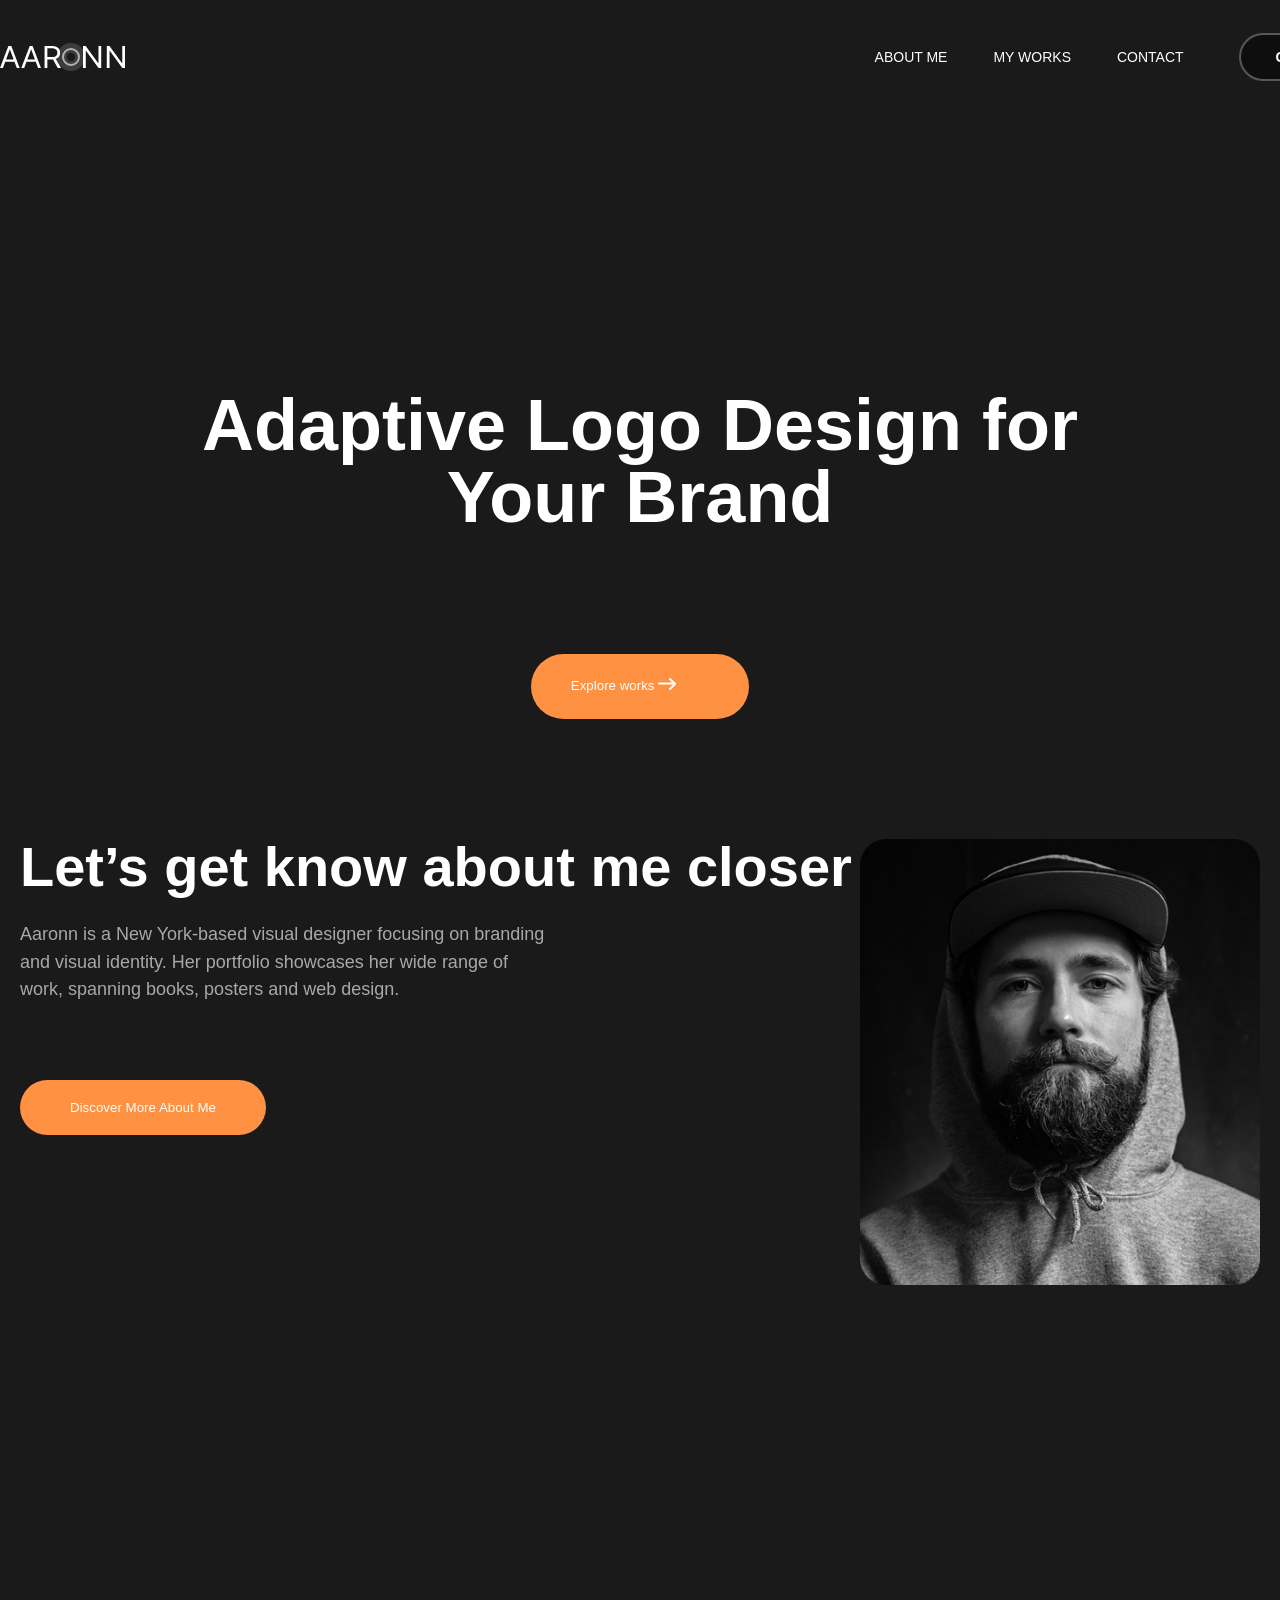
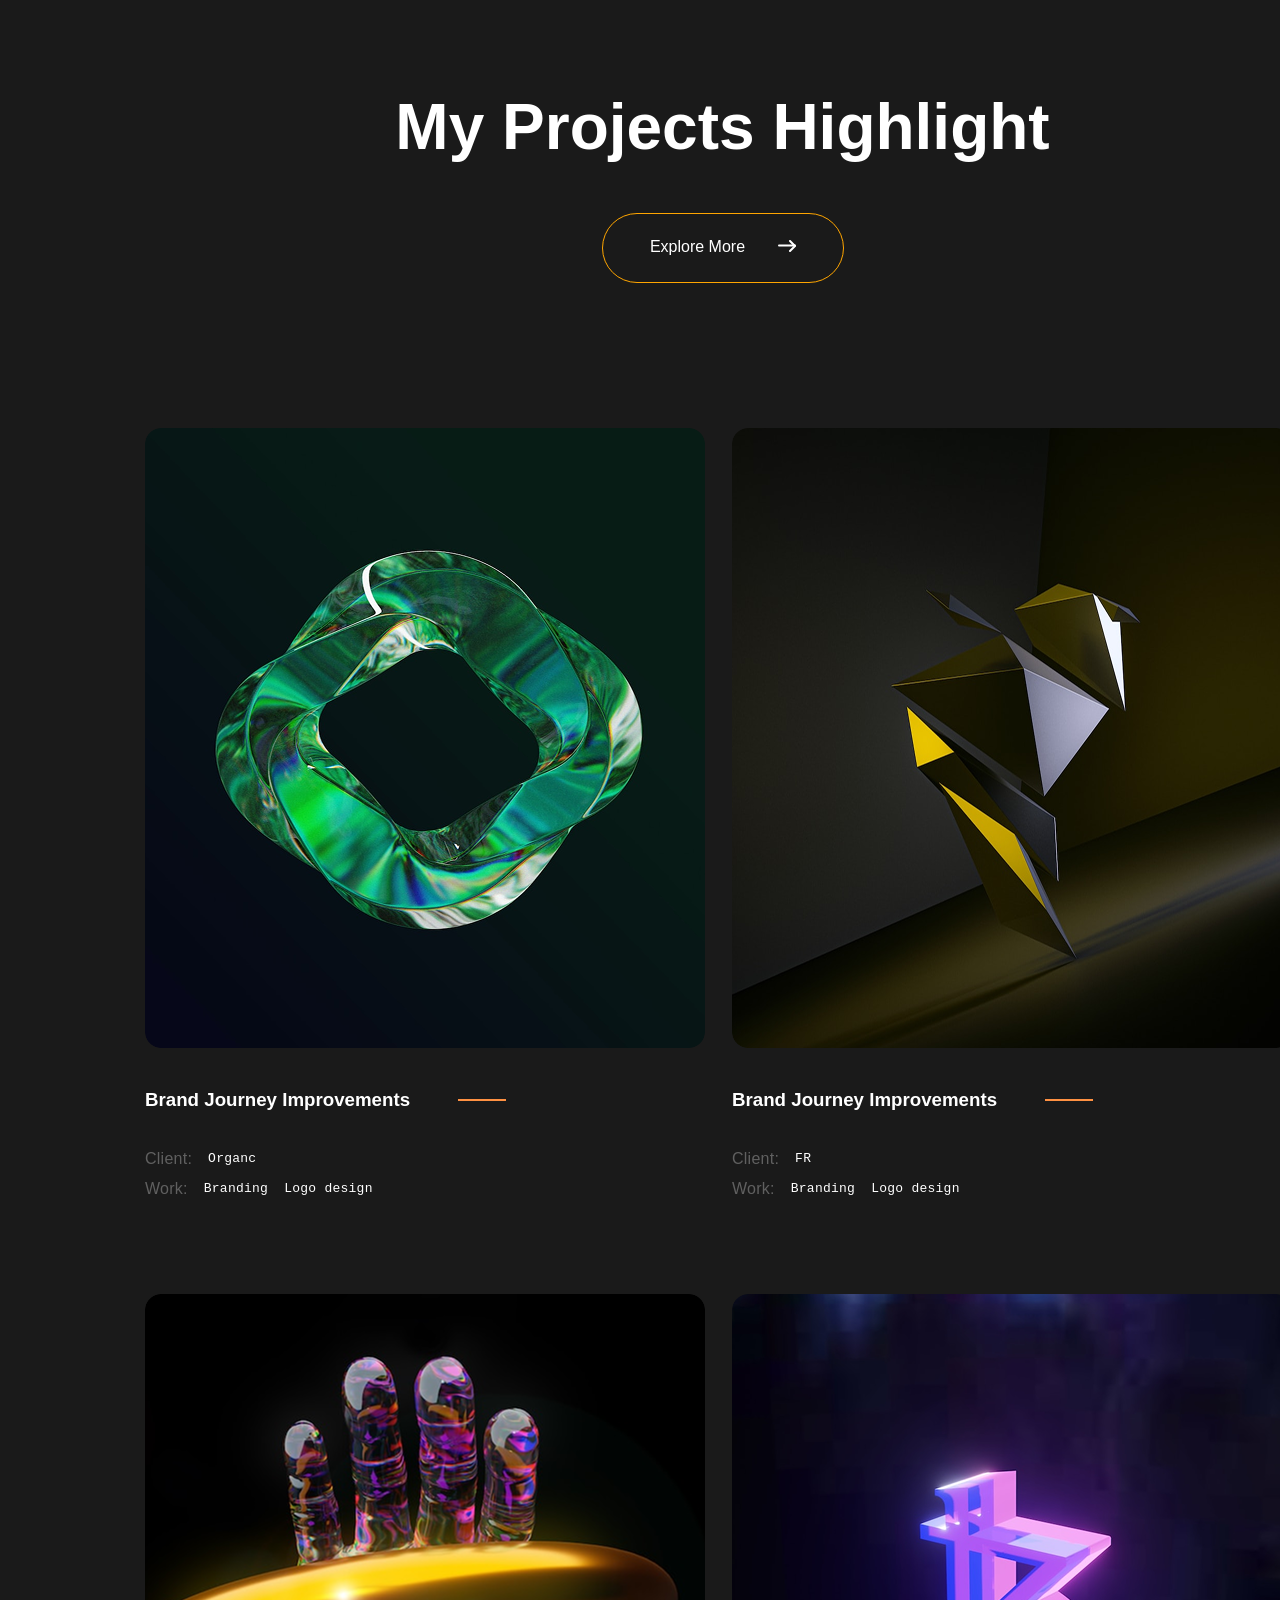
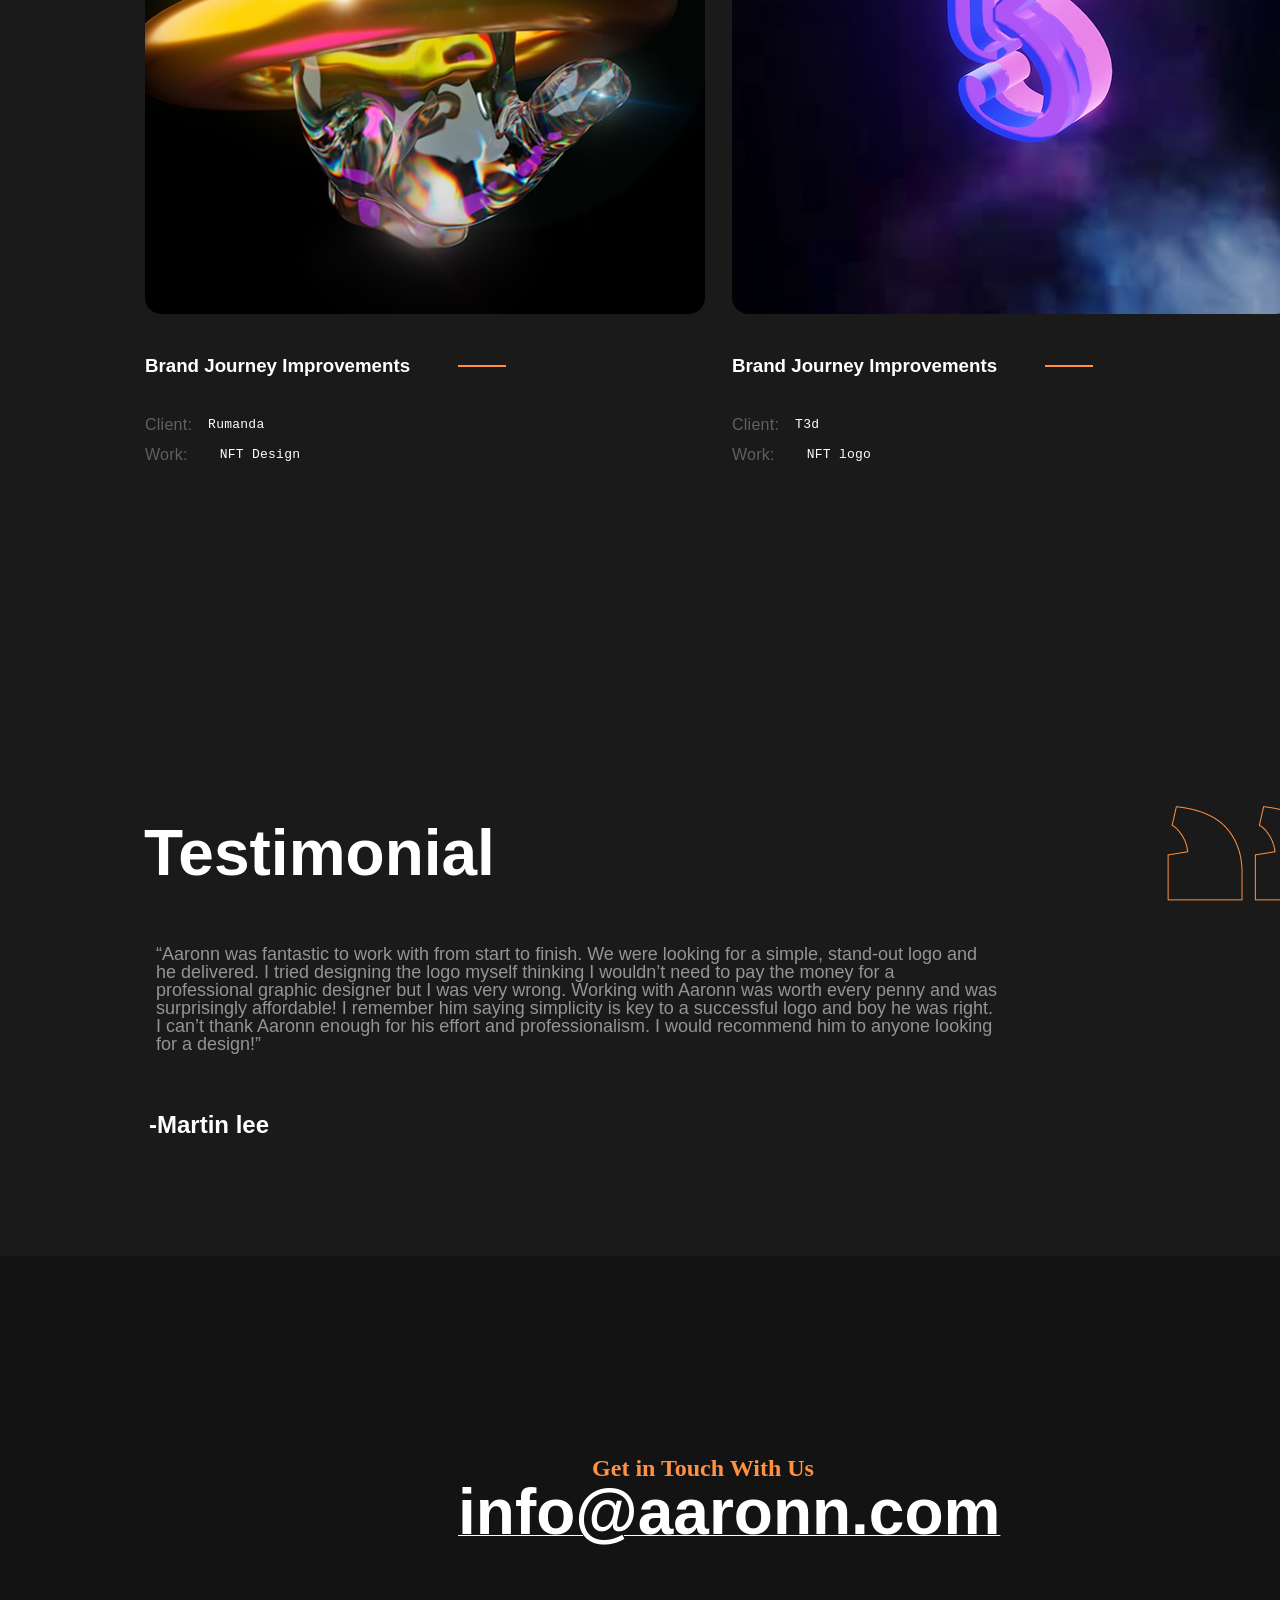
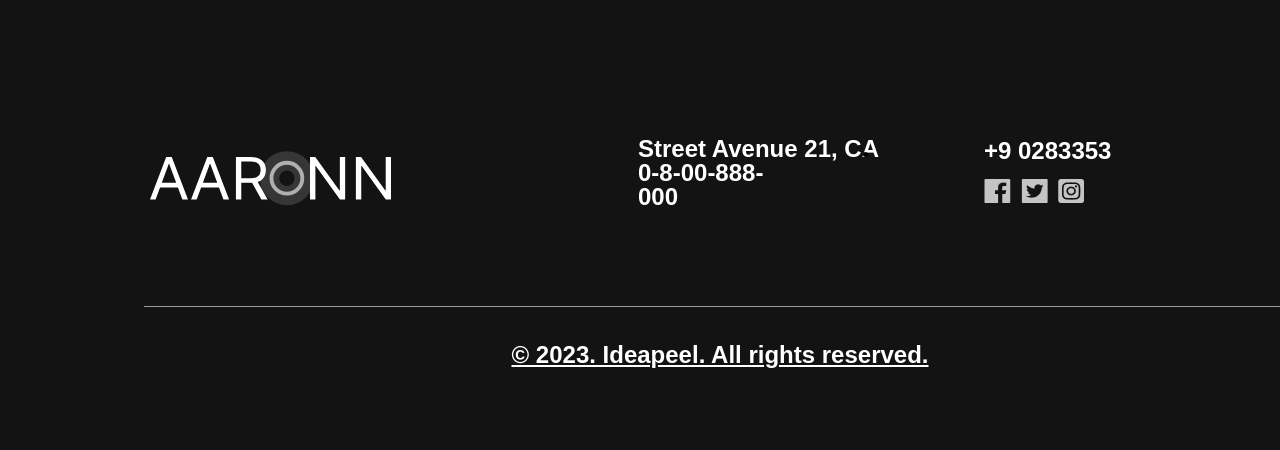
<file: 1-figmam/index.html>
<!DOCTYPE html>
<html lang="en">

<head>
    <meta charset="UTF-8">
    <meta name="viewport" content="width=device-width, initial-scale=1.0">
    <title>Document</title>
    <link rel="stylesheet" href="./css/main.css">
</head>

<body>
    <header  class="header">
        <div class="header-container">
            <a href="" class="header-logo">

                <svg class="header-loga-img" width="125" height="28" viewBox="0 0 125 28" fill="none"
                    xmlns="http://www.w3.org/2000/svg">
                    <circle cx="71" cy="14" r="9" stroke="white" stroke-opacity="0.15" stroke-width="10" />
                    <circle opacity="0.6" cx="71" cy="14" r="8" stroke="white" stroke-width="2" />
                    <path
                        d="M2.91009 25H0L8.41688 3H11.2822L19.6991 25H16.789L9.93908 6.48047H9.76L2.91009 25ZM3.98459 16.4063H15.7145V18.7695H3.98459V16.4063Z"
                        fill="white" />
                    <path
                        d="M24.2097 25H21.2996L29.7165 3H32.5818L40.9987 25H38.0886L31.2387 6.48047H31.0596L24.2097 25ZM25.2842 16.4063H37.0141V18.7695H25.2842V16.4063Z"
                        fill="white" />
                    <path
                        d="M44.5692 25V3H52.3145C54.1053 3 55.5753 3.29362 56.7244 3.88086C57.8735 4.46094 58.7242 5.25944 59.2763 6.27637C59.8285 7.29329 60.1046 8.44987 60.1046 9.74609C60.1046 11.0423 59.8285 12.1917 59.2763 13.1943C58.7242 14.1969 57.8773 14.9847 56.7356 15.5576C55.5939 16.1234 54.1352 16.4063 52.3593 16.4063H46.0914V14H52.2697C53.4935 14 54.4784 13.8281 55.2246 13.4844C55.9782 13.1406 56.5229 12.6536 56.8587 12.0234C57.202 11.3861 57.3736 10.627 57.3736 9.74609C57.3736 8.86523 57.202 8.09538 56.8587 7.43652C56.5155 6.77767 55.967 6.26921 55.2134 5.91113C54.4598 5.5459 53.4636 5.36328 52.225 5.36328H47.345V25H44.5692ZM55.3589 15.1172L61 25H57.7765L52.225 15.1172H55.3589Z"
                        fill="white" />
                    <path
                        d="M101.217 3V25H98.5246L86.0062 7.72656H85.7819V25H83V3H85.6921L98.2554 20.3164H98.4797V3H101.217Z"
                        fill="white" />
                    <path
                        d="M125 3V25H122.308L109.789 7.72656H109.565V25H106.783V3H109.475L122.039 20.3164H122.263V3H125Z"
                        fill="white" />
                </svg>
            </a>



            <ul class="nav-list">

                <li class="nav-item">

                    <a class="nav-link" href="./index-2.html">About me</a>
                </li>
                <li class="nav-item">

                    <a class="nav-link" href="./index-3.html">My works</a>
                </li>
                <li class="nav-item">

                    <a class="nav-link" href="./inde-4.html">Contact</a>
                </li>
            </ul>

            <a class="header-btn" href="./index-5.html"> Contact</a>
        </div>
    </header>



    <section >
        <div>
            <p class="nav-p">Adaptive Logo Design for Your Brand</p>
        </div>
        <div class="section-container">
            <button class="section-container-btn">
                Explore works


                <svg width="18" height="12" viewBox="0 0 18 12" fill="none" xmlns="http://www.w3.org/2000/svg">
                    <path d="M1 5.5H17" stroke="white" stroke-width="2" stroke-linecap="round"
                        stroke-linejoin="round" />
                    <path d="M12 1L17 6L12 11" stroke="white" stroke-width="2" stroke-linecap="round"
                        stroke-linejoin="round" />
                </svg>
            </button>

        </div>
    </section>

    <section class="infos">
        <div class="section-container-1">

            <div class="section-container-2">
                <div>

                    <p class="section-container-2-p">Let’s get know about me closer</p>

                    <p class="section-container-2-p2">Aaronn is a New York-based visual designer focusing on branding
                        <br> and visual identity. Her portfolio showcases her wide range of <br> work, spanning books,
                        posters and web design.
                    </p>
                    <button class="button">Discover More About Me</button>
                </div>
                <img class="section-container-2-img" src="./img/Rectangle 361.png" alt="">
            </div>
        </div>

    </section>



    <section >
        <div class="section-div">

            <p class="section-div-p">My Projects Highlight</p>
            <div class="section-div2">

                <div class="Abdilboriy">

                    <a class="section-div-p2" href=""> Explore More</a>
                    <svg width="18" height="12" viewBox="0 0 18 12" fill="none" xmlns="http://www.w3.org/2000/svg">
                        <path d="M1 5.5H17" stroke="white" stroke-width="2" stroke-linecap="round"
                            stroke-linejoin="round" />
                        <path d="M12 1L17 6L12 11" stroke="white" stroke-width="2" stroke-linecap="round"
                            stroke-linejoin="round" />
                    </svg>
                </div>

                </p>

            </div>

        </div>
    </section>
    <section  class="projects">
        <div class="projects-container">
            <div class="projects-row">
                <div class="projects-col">
                    <img class="projects-col-img" src="./img/Img.png" alt="">
                    <h3 class="projects-col-title">Brand Journey Improvements <span class="line"></span></h3>
                    <ul class="projects-list">
                        <li class="projects-item">Client: <samp class="projects-type">Organc</samp></li>
                        <li class="projects-item">Work: <samp class="projects-type">Branding</samp>
                            <samp class="projects-type">Logo design</samp>
                        </li>
                    </ul>
                </div>
                <div>
                    <img class="projects-col-img" src="./img/Img (1).png" alt="">
                    <h3 class="projects-col-title">Brand Journey Improvements <span class="line"></span></h3>
                    <ul class="projects-list">
                        <li class="projects-item">Client: <samp class="projects-type">FR</samp></li>
                        <li class="projects-item">Work: <samp class="projects-type">Branding</samp>
                            <samp class="projects-type">Logo design</samp>
                        </li>
                    </ul>
                </div>
                <div>
                </div>
            </div>
        </div>
        </div>
        <div class="projects-container-2">
            <div class="projects-row">
                <div class="projects-col">
                    <img class="projects-col-img" src="./img/Paste Img Here (1).png" alt="">
                    <h3 class="projects-col-title">Brand Journey Improvements <span class="line"></span></h3>
                    <ul class="projects-list">
                        <li class="projects-item">Client: <samp class="projects-type">Rumanda</samp></li>
                        <li class="projects-item">Work: <samp class="projects-type"></samp>
                            <samp class="projects-type">NFT Design</samp>
                        </li>
                    </ul>
                </div>
                <div>
                    <img class="projects-col-img" src="./img/Paste Img Here (2).png" alt="">
                    <h3 class="projects-col-title">Brand Journey Improvements <span class="line"></span></h3>
                    <ul class="projects-list">
                        <li class="projects-item">Client: <samp class="projects-type">T3d</samp></li>
                        <li class="projects-item">Work: <samp class="projects-type"></samp>
                            <samp class="projects-type">NFT logo</samp>
                        </li>
                    </ul>
                </div>
                <div>
                </div>
            </div>
        </div>
        </div>
    </section >
    <section class="testimonial">
        <div class="testimonial-container">
            <p class="testimonial-list">Testimonial</p>
            <img class="testimonial-row" src="./img/“.png" alt="">
        </div>
        <div class="testimonial-2">

            <p class="testimonial-p">“Aaronn was fantastic to work with from start to finish. We were looking for a
                simple, stand-out logo and <br>he delivered. I tried designing the logo myself thinking I wouldn’t need
                to pay the money for a <br> professional graphic designer but I was very wrong. Working with Aaronn was
                worth every penny and was <br> surprisingly affordable! I remember him saying simplicity is key to a
                successful logo and boy he was right. <br> I can’t thank Aaronn enough for his effort and
                professionalism. I would recommend him to anyone looking <br> for a design!”</p>
            <h1 class="testimonial-h1">-Martin lee</h1>
        </div>
    </section >
    <footer  class="touch">
        <div class="touch-container">

            <div class="touch-container-2">
                <h1 class="touch-h1">Get in Touch With Us</h1>
                <a class="touch-a" href="">info@aaronn.com</a>
                <div class="touchni-div">

                    <div class="touchdiv">

                        <a href="">

                            <svg class="touch-img" width="241" height="55" viewBox="0 0 241 55" fill="none"
                                xmlns="http://www.w3.org/2000/svg">
                                <circle cx="136.888" cy="27.208" r="17.352" stroke="white" stroke-opacity="0.15"
                                    stroke-width="19.28" />
                                <circle opacity="0.6" cx="136.888" cy="27.208" r="15.424" stroke="white"
                                    stroke-width="3.856" />
                                <path
                                    d="M5.61066 48.416H0L16.2277 6H21.7521L37.9798 48.416H32.3692L19.1625 12.7103H18.8173L5.61066 48.416ZM7.68228 31.8472H30.2976V36.4037H7.68228V31.8472Z"
                                    fill="white" />
                                <path
                                    d="M46.6763 48.416H41.0657L57.2934 6H62.8178L79.0455 48.416H73.4349L60.2282 12.7103H59.883L46.6763 48.416ZM48.748 31.8472H71.3632V36.4037H48.748V31.8472Z"
                                    fill="white" />
                                <path
                                    d="M85.9294 48.416V6H100.862C104.315 6 107.149 6.5661 109.365 7.6983C111.58 8.81669 113.22 10.3562 114.285 12.3168C115.349 14.2775 115.882 16.5073 115.882 19.0065C115.882 21.5056 115.349 23.7217 114.285 25.6547C113.22 27.5877 111.587 29.1065 109.386 30.2111C107.185 31.3019 104.373 31.8472 100.949 31.8472H88.8642V27.208H100.776C103.135 27.208 105.034 26.8766 106.473 26.2139C107.926 25.5511 108.976 24.6122 109.624 23.3972C110.285 22.1683 110.616 20.7048 110.616 19.0065C110.616 17.3082 110.285 15.8239 109.624 14.5536C108.962 13.2833 107.904 12.303 106.451 11.6127C104.998 10.9085 103.078 10.5564 100.69 10.5564H91.2811V48.416H85.9294ZM106.732 29.3619L117.608 48.416H111.393L100.69 29.3619H106.732Z"
                                    fill="white" />
                                <path
                                    d="M195.146 6V48.416H189.956L165.82 15.1128H165.388V48.416H160.024V6H165.215L189.437 39.386H189.869V6H195.146Z"
                                    fill="white" />
                                <path
                                    d="M241 6V48.416H235.81L211.674 15.1128H211.242V48.416H205.878V6H211.069L235.291 39.386H235.723V6H241Z"
                                    fill="white" />
                            </svg>
                        </a>
                        <p class="touch-p">
                            Street Avenue 21, CA <br>
                            0-8-00-888- <br>000
                        </p>
                        <div class="ul-li-div">

                            <ul>
                                <li>
                                    <a class="touch-a2" href="">+9 0283353</a>
                                </li>
                                <div class="ul-div">

                                    <li>
                                        <a href=""><img src="./img/Vector.png" alt=""></a>
                                    </li>
                                    <li>
                                        <a href=""><img src="./img/Vector (1).png" alt=""></a>
                                    </li>
                                    <li>
                                        <a href=""><img src="./img/Vector (2).png" alt=""></a>
                                    </li>
                                </div>
                            </ul>
                            </a>
                        </div>

                    </div>
                    <hr class="div-container">
                    <div class="toucha-3">

                        <a class="a" href="">© 2023. Ideapeel. All rights reserved. </a>


                    </div>
                </div>
            </div>
        </div>
        </div>

    </footer>

</body>

</html>
</file>
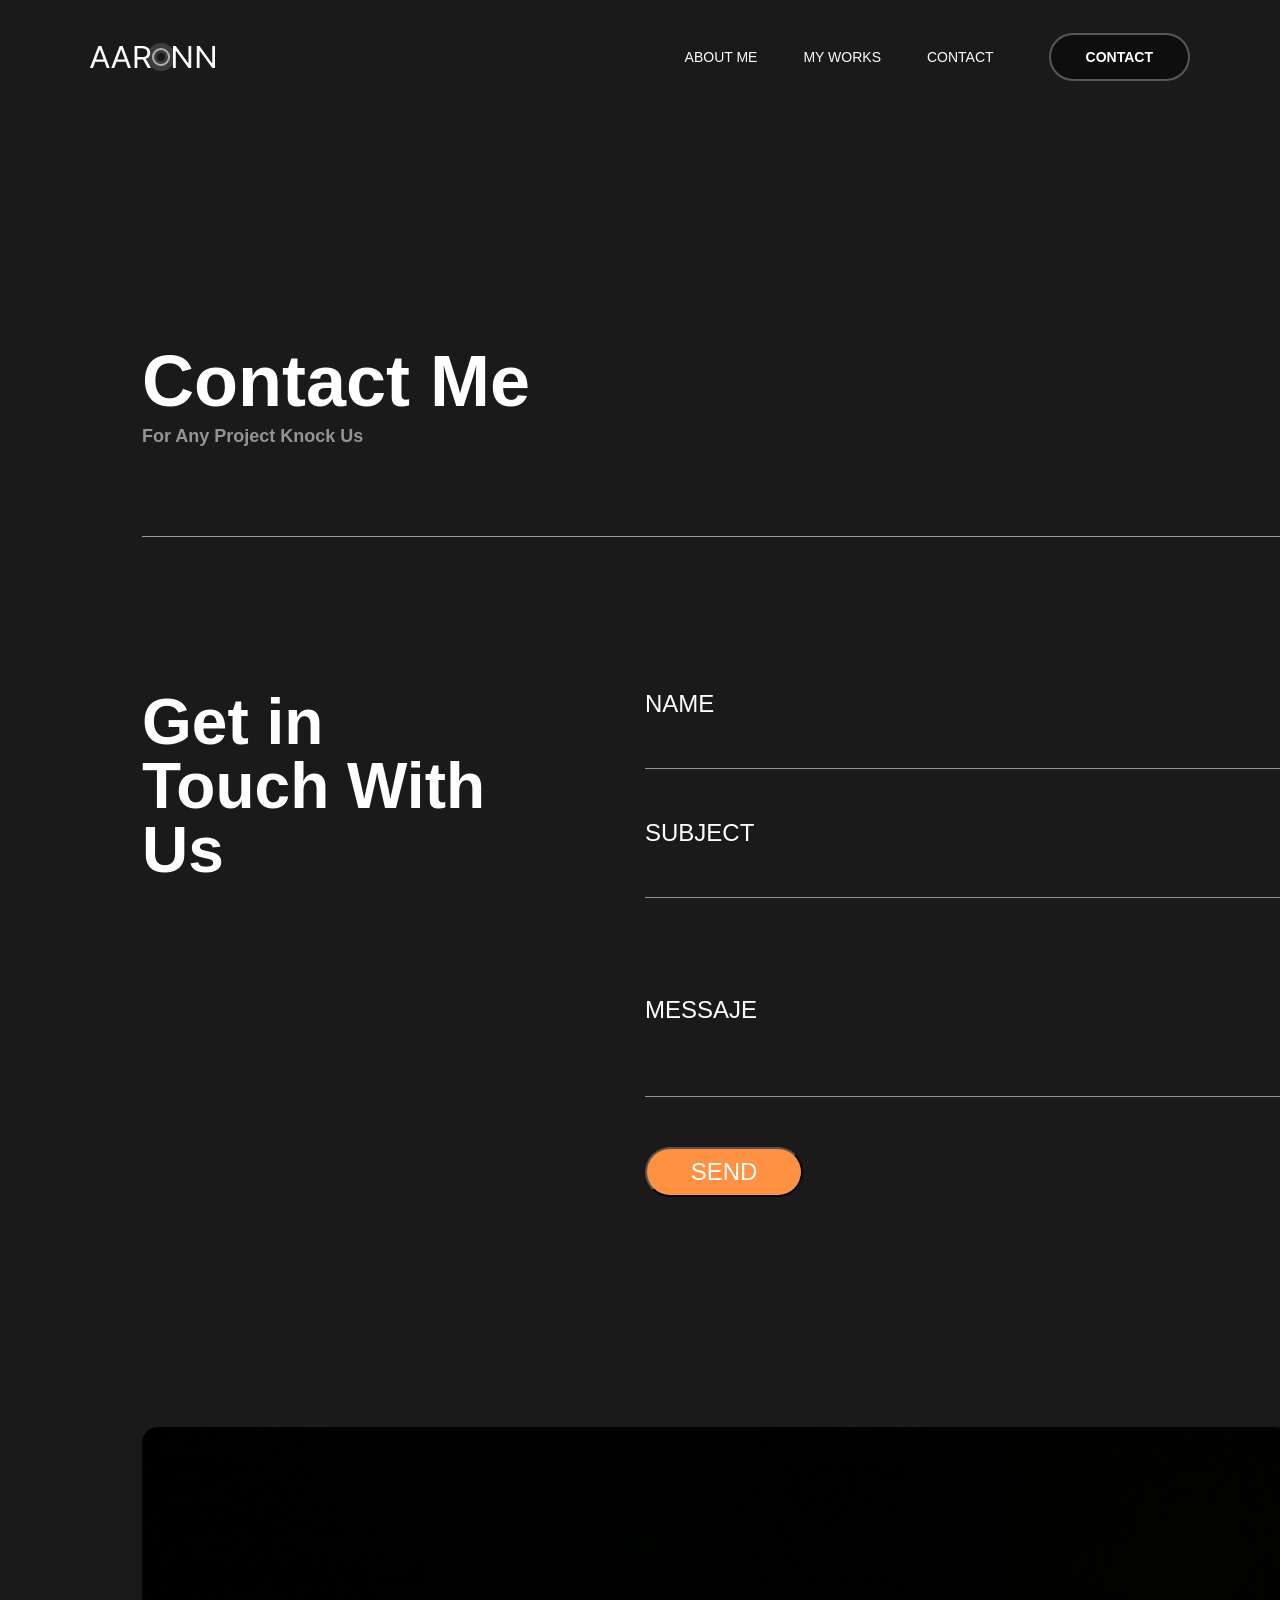
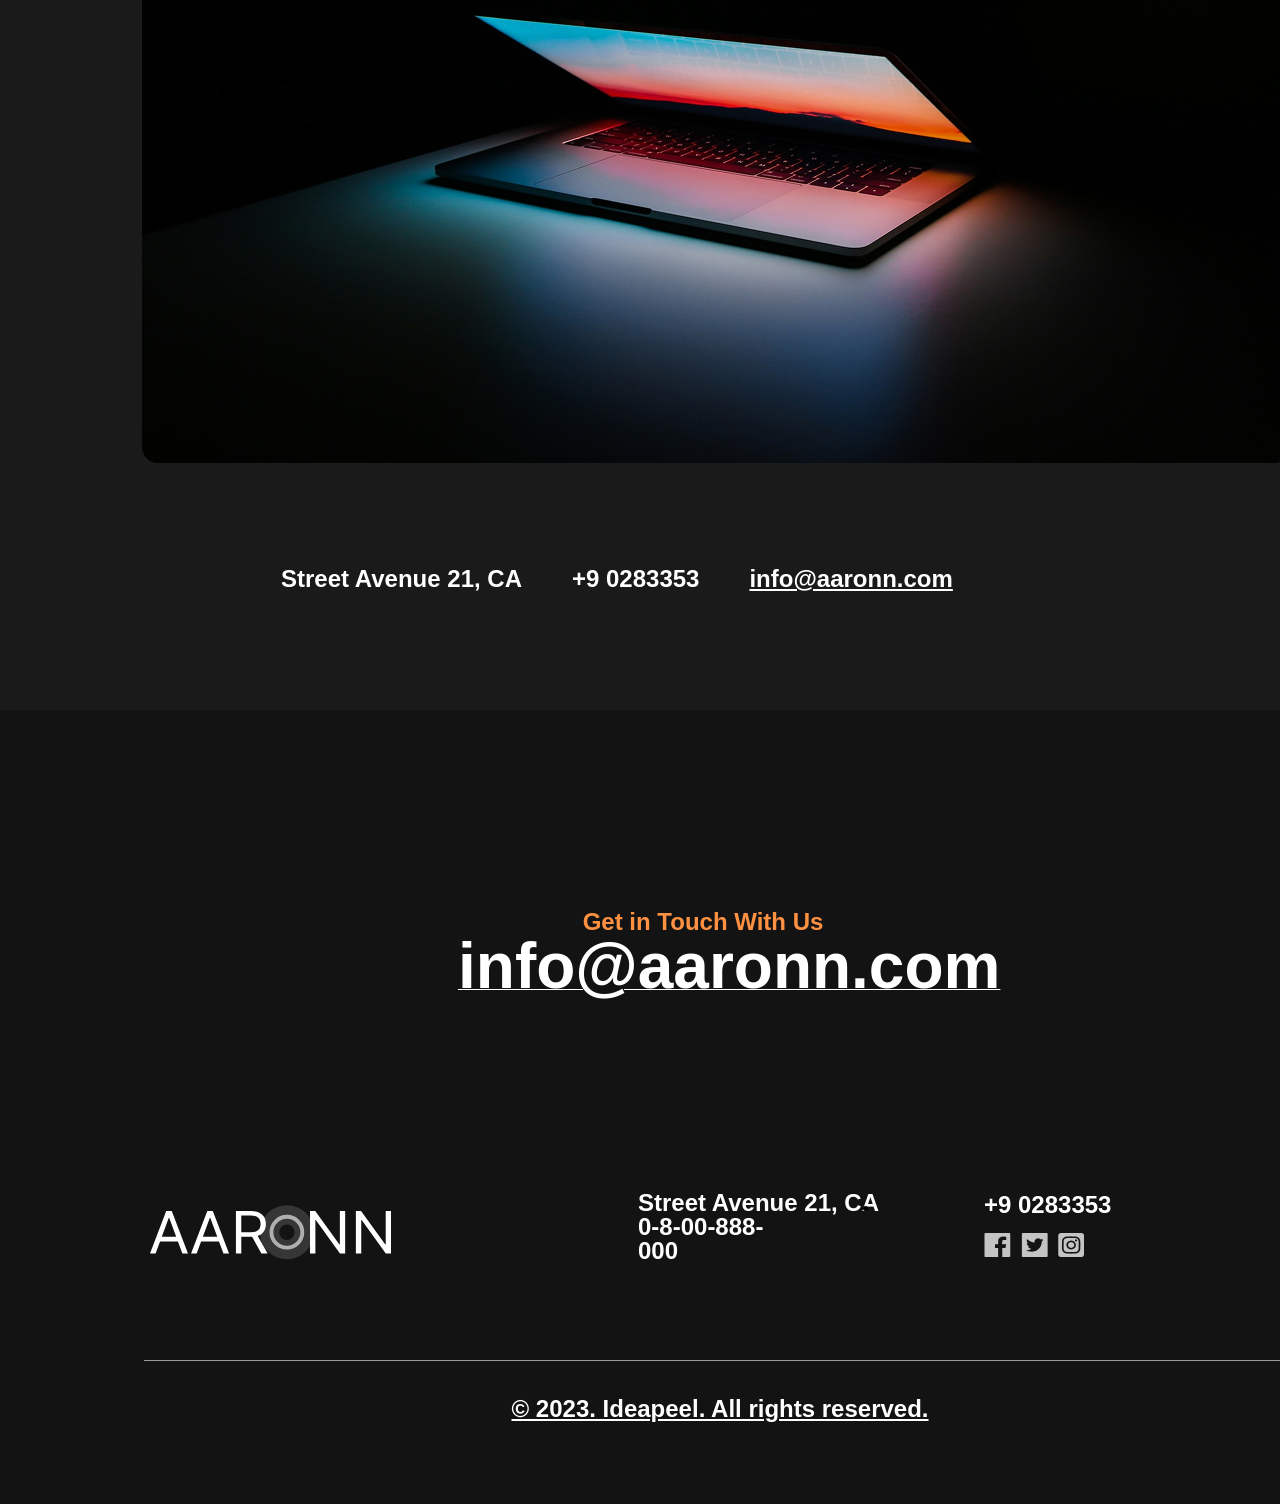
<file: 1-figmam/inde-4.html>
<!DOCTYPE html>
<html lang="en">
<head>
    <meta charset="UTF-8">
    <meta name="viewport" content="width=device-width, initial-scale=1.0">
    <title>Document</title>
    <link rel="stylesheet" href="./css/main-4.css">
</head>
<body>
    <header class="header">
        <div class="header-container">
            <a href="./index.html" class="header-logo">

                <svg class="header-loga-img" width="125" height="28" viewBox="0 0 125 28" fill="none" xmlns="http://www.w3.org/2000/svg">
                    <circle cx="71" cy="14" r="9" stroke="white" stroke-opacity="0.15" stroke-width="10"/>
                    <circle opacity="0.6" cx="71" cy="14" r="8" stroke="white" stroke-width="2"/>
                    <path d="M2.91009 25H0L8.41688 3H11.2822L19.6991 25H16.789L9.93908 6.48047H9.76L2.91009 25ZM3.98459 16.4063H15.7145V18.7695H3.98459V16.4063Z" fill="white"/>
                    <path d="M24.2097 25H21.2996L29.7165 3H32.5818L40.9987 25H38.0886L31.2387 6.48047H31.0596L24.2097 25ZM25.2842 16.4063H37.0141V18.7695H25.2842V16.4063Z" fill="white"/>
                    <path d="M44.5692 25V3H52.3145C54.1053 3 55.5753 3.29362 56.7244 3.88086C57.8735 4.46094 58.7242 5.25944 59.2763 6.27637C59.8285 7.29329 60.1046 8.44987 60.1046 9.74609C60.1046 11.0423 59.8285 12.1917 59.2763 13.1943C58.7242 14.1969 57.8773 14.9847 56.7356 15.5576C55.5939 16.1234 54.1352 16.4063 52.3593 16.4063H46.0914V14H52.2697C53.4935 14 54.4784 13.8281 55.2246 13.4844C55.9782 13.1406 56.5229 12.6536 56.8587 12.0234C57.202 11.3861 57.3736 10.627 57.3736 9.74609C57.3736 8.86523 57.202 8.09538 56.8587 7.43652C56.5155 6.77767 55.967 6.26921 55.2134 5.91113C54.4598 5.5459 53.4636 5.36328 52.225 5.36328H47.345V25H44.5692ZM55.3589 15.1172L61 25H57.7765L52.225 15.1172H55.3589Z" fill="white"/>
                    <path d="M101.217 3V25H98.5246L86.0062 7.72656H85.7819V25H83V3H85.6921L98.2554 20.3164H98.4797V3H101.217Z" fill="white"/>
                    <path d="M125 3V25H122.308L109.789 7.72656H109.565V25H106.783V3H109.475L122.039 20.3164H122.263V3H125Z" fill="white"/>
                    </svg>
            </a>
                
            <!-- <img class="img1" src="./Brand-logo.svg" alt=""> -->
            
                <ul class="nav-list">
                   
                    <li class="nav-item">

                        <a class="nav-link" href="./index-2.html">About me</a>
                    </li>
                    <li class="nav-item">

                        <a class="nav-link" href="./index-3.html">My works</a>
                    </li>
                    <li class="nav-item">

                        <a class="nav-link" href="./index-4.html">Contact</a>
                    </li>
                </ul>
                 
           <a class="header-btn" href="./index-5.html"> Contact</a>
        </div>
    </header>






    <section class="contact">
        <div class="contact-container">
            <h1 class="contact-h1">Contact Me</h1>
            <p class="contact-p">For Any Project Knock Us</p>
            <hr class="contact-hr">
        </div>
    </section>






    <section class="form">
        <div class="form-container-2">
            <div class="form-container-3">

                <div class="form-container">
                    <h2 class="form-title">Get in Touch With Us</h2>
                    <form class="form-info">
                        <input class="form-inp" type="text" placeholder="Name" required>
                        <input class="form-inp" type="text" placeholder="Subject" required>
                        <textarea class="form-textarea" name="" id="" placeholder="Messaje" required></textarea>
                        <button class="form-btn">Send</button>
                    </form>
                </div>
            </div>

        </div>
    </section>






    <section class="img">
        <div class="img-container">
            <img class="img-img" src="./img/Rectangle 6.png" alt="">
        </div>
        <div class="img-div">

            <a class="img-a1" href="">Street Avenue 21, CA</a>
            <a class="img-a2" href="">+9 0283353</a>
            <a class="img-a3" href="">info@aaronn.com</a>
        </div>
    </section>





    <footer class="touch">
        <div class="touch-container">
    
            <div class="touch-container-2">
                <h1 class="touch-h1">Get in Touch With Us</h1>
                <a class="touch-a" href="">info@aaronn.com</a>
                <div class="touchni-div">
                    
                    <div class="touchdiv">
    
                        <a href="">
                            
                            <svg class="touch-img" width="241" height="55" viewBox="0 0 241 55" fill="none" xmlns="http://www.w3.org/2000/svg">
                                <circle cx="136.888" cy="27.208" r="17.352" stroke="white" stroke-opacity="0.15" stroke-width="19.28"/>
                                <circle opacity="0.6" cx="136.888" cy="27.208" r="15.424" stroke="white" stroke-width="3.856"/>
                                <path d="M5.61066 48.416H0L16.2277 6H21.7521L37.9798 48.416H32.3692L19.1625 12.7103H18.8173L5.61066 48.416ZM7.68228 31.8472H30.2976V36.4037H7.68228V31.8472Z" fill="white"/>
                                <path d="M46.6763 48.416H41.0657L57.2934 6H62.8178L79.0455 48.416H73.4349L60.2282 12.7103H59.883L46.6763 48.416ZM48.748 31.8472H71.3632V36.4037H48.748V31.8472Z" fill="white"/>
                                <path d="M85.9294 48.416V6H100.862C104.315 6 107.149 6.5661 109.365 7.6983C111.58 8.81669 113.22 10.3562 114.285 12.3168C115.349 14.2775 115.882 16.5073 115.882 19.0065C115.882 21.5056 115.349 23.7217 114.285 25.6547C113.22 27.5877 111.587 29.1065 109.386 30.2111C107.185 31.3019 104.373 31.8472 100.949 31.8472H88.8642V27.208H100.776C103.135 27.208 105.034 26.8766 106.473 26.2139C107.926 25.5511 108.976 24.6122 109.624 23.3972C110.285 22.1683 110.616 20.7048 110.616 19.0065C110.616 17.3082 110.285 15.8239 109.624 14.5536C108.962 13.2833 107.904 12.303 106.451 11.6127C104.998 10.9085 103.078 10.5564 100.69 10.5564H91.2811V48.416H85.9294ZM106.732 29.3619L117.608 48.416H111.393L100.69 29.3619H106.732Z" fill="white"/>
                                <path d="M195.146 6V48.416H189.956L165.82 15.1128H165.388V48.416H160.024V6H165.215L189.437 39.386H189.869V6H195.146Z" fill="white"/>
                                <path d="M241 6V48.416H235.81L211.674 15.1128H211.242V48.416H205.878V6H211.069L235.291 39.386H235.723V6H241Z" fill="white"/>
                            </svg>
                        </a>
                        <p class="touch-p"> 
                            Street Avenue 21, CA <br>
                            0-8-00-888- <br>000
                    </p>
                    <div class="ul-li-div">
    
                        <ul>
                            <li>
                                <a class="touch-a2" href="">+9 0283353</a>
                            </li>
                            <div class="ul-div">
    
                                <li>
                                    <a href=""><img src="./img/Vector.png" alt=""></a>
                                </li>
                                <li>
                                    <a href=""><img src="./img/Vector (1).png" alt=""></a>
                                </li>
                                <li>
                                    <a href=""><img src="./img/Vector (2).png" alt=""></a>
                                </li>
                            </div>
                        </ul>
                        </a>
                    </div>
                    
                    </div>
                    <hr class="div-container">
                        <div class="toucha-3">
    
                            <a class="a" href="">© 2023. Ideapeel. All rights reserved. </a>
                        
                            
                        </div>
                    </div>
                </div>
            </div>
        </div>
</body>
</html>
</file>
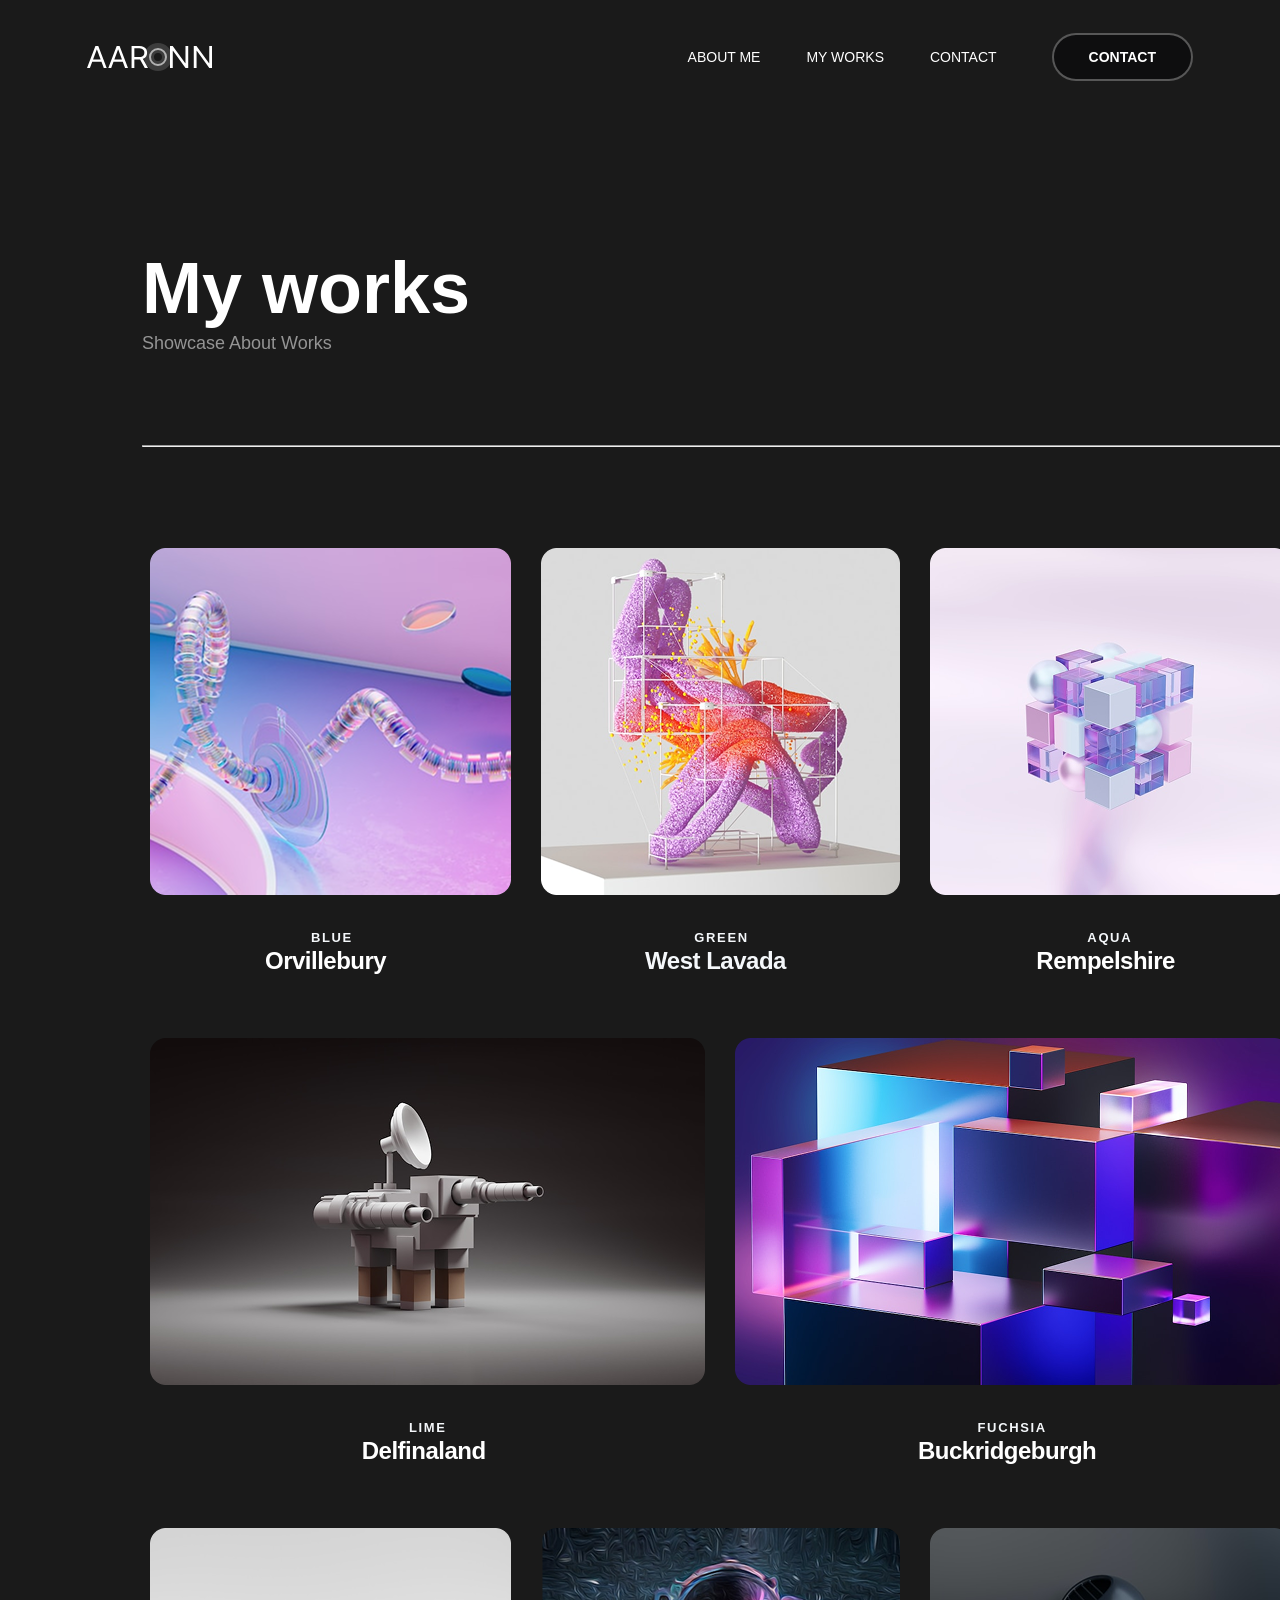
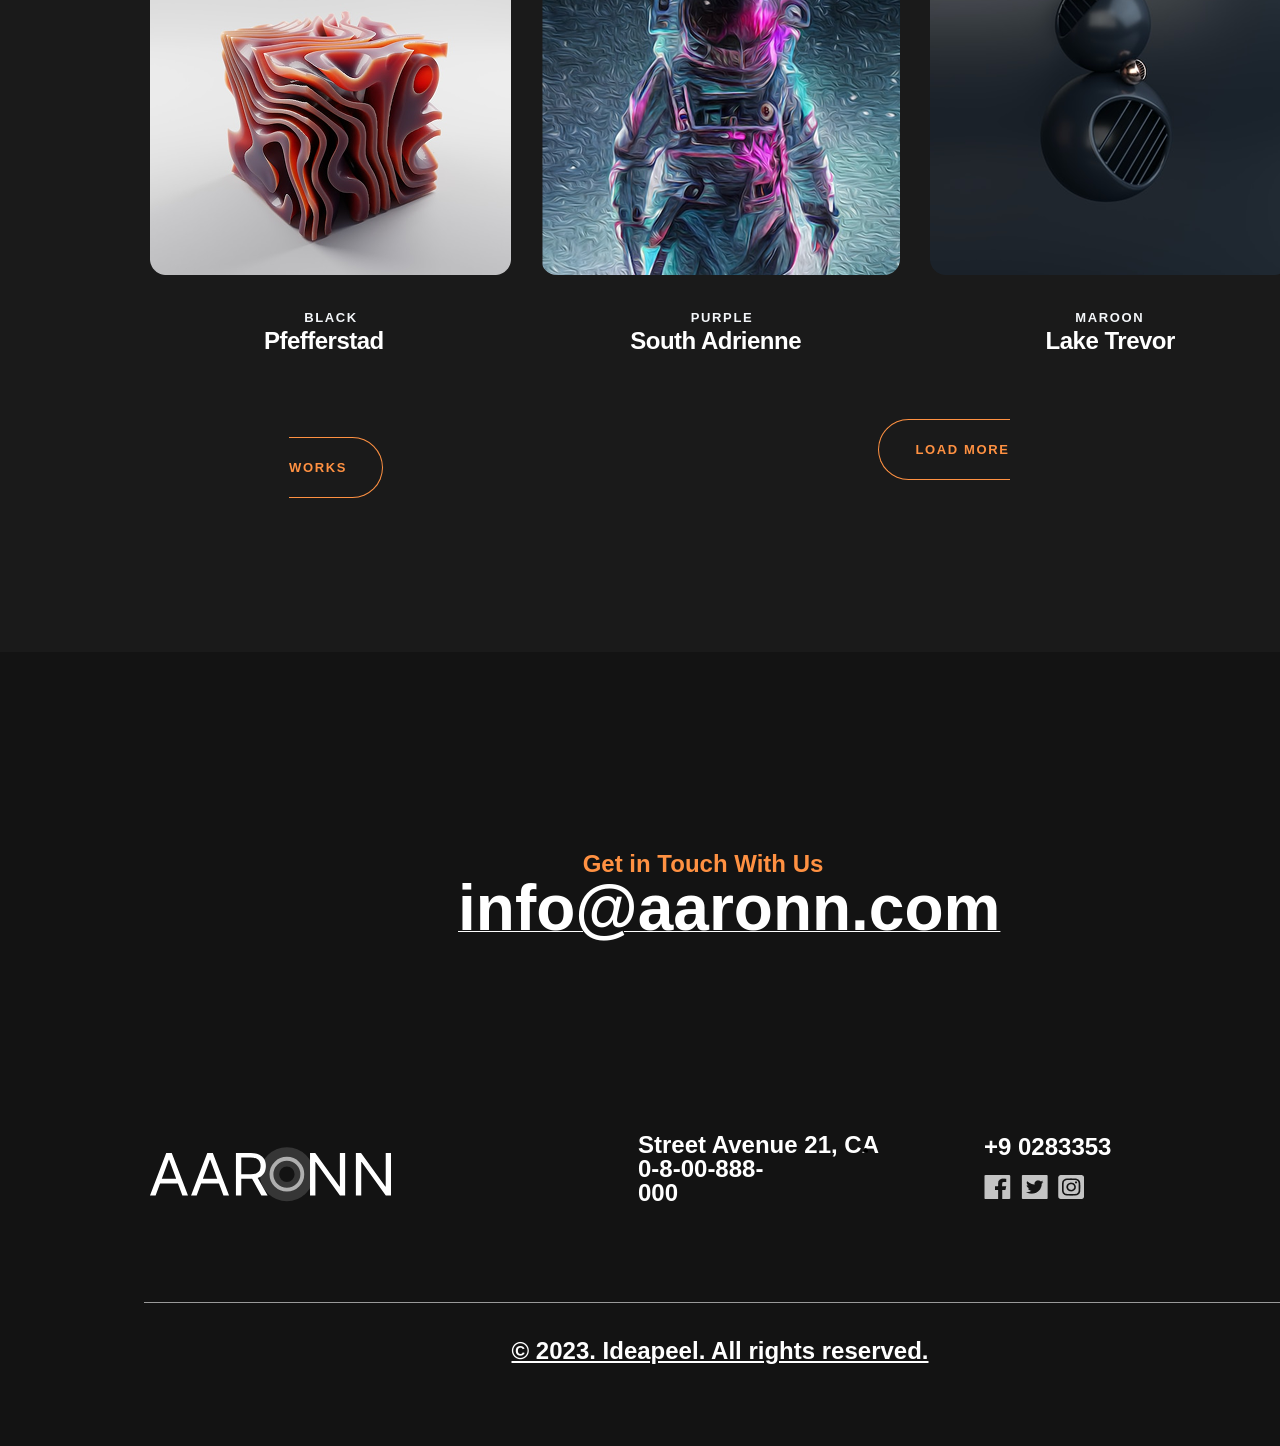
<file: 1-figmam/index-2.html>
<!DOCTYPE html>
<html lang="en">
<head>
    <meta charset="UTF-8">
    <meta name="viewport" content="width=device-width, initial-scale=1.0">
    <title>Document</title>
    <link rel="stylesheet" href="./css/main-2.css">
</head>
<body>
    <header class="header">
        <div class="header-container">
            <a href="./index.html" class="header-logo">

                <svg class="header-loga-img" width="125" height="28" viewBox="0 0 125 28" fill="none" xmlns="http://www.w3.org/2000/svg">
                    <circle cx="71" cy="14" r="9" stroke="white" stroke-opacity="0.15" stroke-width="10"/>
                    <circle opacity="0.6" cx="71" cy="14" r="8" stroke="white" stroke-width="2"/>
                    <path d="M2.91009 25H0L8.41688 3H11.2822L19.6991 25H16.789L9.93908 6.48047H9.76L2.91009 25ZM3.98459 16.4063H15.7145V18.7695H3.98459V16.4063Z" fill="white"/>
                    <path d="M24.2097 25H21.2996L29.7165 3H32.5818L40.9987 25H38.0886L31.2387 6.48047H31.0596L24.2097 25ZM25.2842 16.4063H37.0141V18.7695H25.2842V16.4063Z" fill="white"/>
                    <path d="M44.5692 25V3H52.3145C54.1053 3 55.5753 3.29362 56.7244 3.88086C57.8735 4.46094 58.7242 5.25944 59.2763 6.27637C59.8285 7.29329 60.1046 8.44987 60.1046 9.74609C60.1046 11.0423 59.8285 12.1917 59.2763 13.1943C58.7242 14.1969 57.8773 14.9847 56.7356 15.5576C55.5939 16.1234 54.1352 16.4063 52.3593 16.4063H46.0914V14H52.2697C53.4935 14 54.4784 13.8281 55.2246 13.4844C55.9782 13.1406 56.5229 12.6536 56.8587 12.0234C57.202 11.3861 57.3736 10.627 57.3736 9.74609C57.3736 8.86523 57.202 8.09538 56.8587 7.43652C56.5155 6.77767 55.967 6.26921 55.2134 5.91113C54.4598 5.5459 53.4636 5.36328 52.225 5.36328H47.345V25H44.5692ZM55.3589 15.1172L61 25H57.7765L52.225 15.1172H55.3589Z" fill="white"/>
                    <path d="M101.217 3V25H98.5246L86.0062 7.72656H85.7819V25H83V3H85.6921L98.2554 20.3164H98.4797V3H101.217Z" fill="white"/>
                    <path d="M125 3V25H122.308L109.789 7.72656H109.565V25H106.783V3H109.475L122.039 20.3164H122.263V3H125Z" fill="white"/>
                    </svg>
            </a>
                
            
                <ul class="nav-list">
                   
                    <li class="nav-item">

                        <a class="nav-link" href="./index-2.html">About me</a>
                    </li>
                    <li class="nav-item">

                        <a class="nav-link" href="./index-3.html">My works</a>
                    </li>
                    <li class="nav-item">

                        <a class="nav-link" href="./inde-4.html">Contact</a>
                    </li>
                </ul>
                 
           <a class="header-btn" href="./index-5.html"> Contact</a>
        </div>
    </header>
    <section class="works">
        <div class=" works-container">
            <h1 class="works-h1">My works</h1>
            <p class="works-p">Showcase About Works</p>
            <hr class="hr">
        </div>
    </section>
    <section class="blue">
        <div class="blue-container-2">

            <div class="blue-container">
                <img class=" blue-img" src="./img/Image.png" alt="">
                <p class="blue-p">Blue</p>
                <h1 class="blue-h1">Orvillebury</h1>
            </div>
            <div class="west">
                <img class="west-img" src="./img/Image (1).png" alt="">
                <p class="west-p">green</p>
                <h1 class="west-h1">West Lavada</h1>
            </div>
            <div class="aqua">
                <img class="aqua-img" src="./img/Image (2).png" alt="">
                <p class="aqua-p">aqua</p>
                <h1 class="aqua-h1">Rempelshire</h1>
            </div>
        </div>
        <div class="imges">
            
            <div>
                <img class="lime-container" src="./img/Image (3).png" alt="">
                <p class="lime-p">lime</p>
                <h1 class="lime-h1">Delfinaland</h1>
            </div>
            <div>
                
                <img class="fuchsia" src="./img/Image (4).png" alt="">
                <p class="fuchsia-p">fuchsia</p>
                <h1 class="fuchsia-h1">Buckridgeburgh</h1>
            </div>
        </div>
        <div class="imges-2">
            <div>
                <img class="blac" src="./img/Image (5).png" alt="">
                <p class="blac-p">black</p>
                <h1 class="blac-h1">Pfefferstad</h1>
            </div>
            <div>
                <img class="purple" src="./img/Img (4).png" alt="">
                <p class="purple-p">purple</p>
                <h1 class="purple-h1">South Adrienne</h1>
            </div>
            <div>
                <img class="maroon" src="./img/Image (6).png" alt="">
                <p class="maroon-p">maroon</p>
                <h1 class="maroon-h1">Lake Trevor</h1>
            </div>
        </div>
    </section>
    <section>
        <div class="load-container-2">

        </div>
        <div class="load-container">
            <a class="load" href="">Load more works</a>
        </div>
    </section>

    <footer class="touch">
        <div class="touch-container">
    
            <div class="touch-container-2">
                <h1 class="touch-h1">Get in Touch With Us</h1>
                <a class="touch-a" href="">info@aaronn.com</a>
                <div class="touchni-div">
                    
                    <div class="touchdiv">
    
                        <a href="">
                            
                            <svg class="touch-img" width="241" height="55" viewBox="0 0 241 55" fill="none" xmlns="http://www.w3.org/2000/svg">
                                <circle cx="136.888" cy="27.208" r="17.352" stroke="white" stroke-opacity="0.15" stroke-width="19.28"/>
                                <circle opacity="0.6" cx="136.888" cy="27.208" r="15.424" stroke="white" stroke-width="3.856"/>
                                <path d="M5.61066 48.416H0L16.2277 6H21.7521L37.9798 48.416H32.3692L19.1625 12.7103H18.8173L5.61066 48.416ZM7.68228 31.8472H30.2976V36.4037H7.68228V31.8472Z" fill="white"/>
                                <path d="M46.6763 48.416H41.0657L57.2934 6H62.8178L79.0455 48.416H73.4349L60.2282 12.7103H59.883L46.6763 48.416ZM48.748 31.8472H71.3632V36.4037H48.748V31.8472Z" fill="white"/>
                                <path d="M85.9294 48.416V6H100.862C104.315 6 107.149 6.5661 109.365 7.6983C111.58 8.81669 113.22 10.3562 114.285 12.3168C115.349 14.2775 115.882 16.5073 115.882 19.0065C115.882 21.5056 115.349 23.7217 114.285 25.6547C113.22 27.5877 111.587 29.1065 109.386 30.2111C107.185 31.3019 104.373 31.8472 100.949 31.8472H88.8642V27.208H100.776C103.135 27.208 105.034 26.8766 106.473 26.2139C107.926 25.5511 108.976 24.6122 109.624 23.3972C110.285 22.1683 110.616 20.7048 110.616 19.0065C110.616 17.3082 110.285 15.8239 109.624 14.5536C108.962 13.2833 107.904 12.303 106.451 11.6127C104.998 10.9085 103.078 10.5564 100.69 10.5564H91.2811V48.416H85.9294ZM106.732 29.3619L117.608 48.416H111.393L100.69 29.3619H106.732Z" fill="white"/>
                                <path d="M195.146 6V48.416H189.956L165.82 15.1128H165.388V48.416H160.024V6H165.215L189.437 39.386H189.869V6H195.146Z" fill="white"/>
                                <path d="M241 6V48.416H235.81L211.674 15.1128H211.242V48.416H205.878V6H211.069L235.291 39.386H235.723V6H241Z" fill="white"/>
                            </svg>
                        </a>
                        <p class="touch-p"> 
                            Street Avenue 21, CA <br>
                            0-8-00-888- <br>000
                    </p>
                    <div class="ul-li-div">
    
                        <ul>
                            <li>
                                <a class="touch-a2" href="">+9 0283353</a>
                            </li>
                            <div class="ul-div">
    
                                <li>
                                    <a href=""><img src="./img/Vector.png" alt=""></a>
                                </li>
                                <li>
                                    <a href=""><img src="./img/Vector (1).png" alt=""></a>
                                </li>
                                <li>
                                    <a href=""><img src="./img/Vector (2).png" alt=""></a>
                                </li>
                            </div>
                        </ul>
                        </a>
                    </div>
                    
                    </div>
                    <hr class="div-container">
                        <div class="toucha-3">
    
                            <a class="a" href="">© 2023. Ideapeel. All rights reserved. </a>
                        
                        
                        </div>
                    </div>
                </div>
            </div>
        </div>
    
    </footer>
    
</body>
</html>
</file>
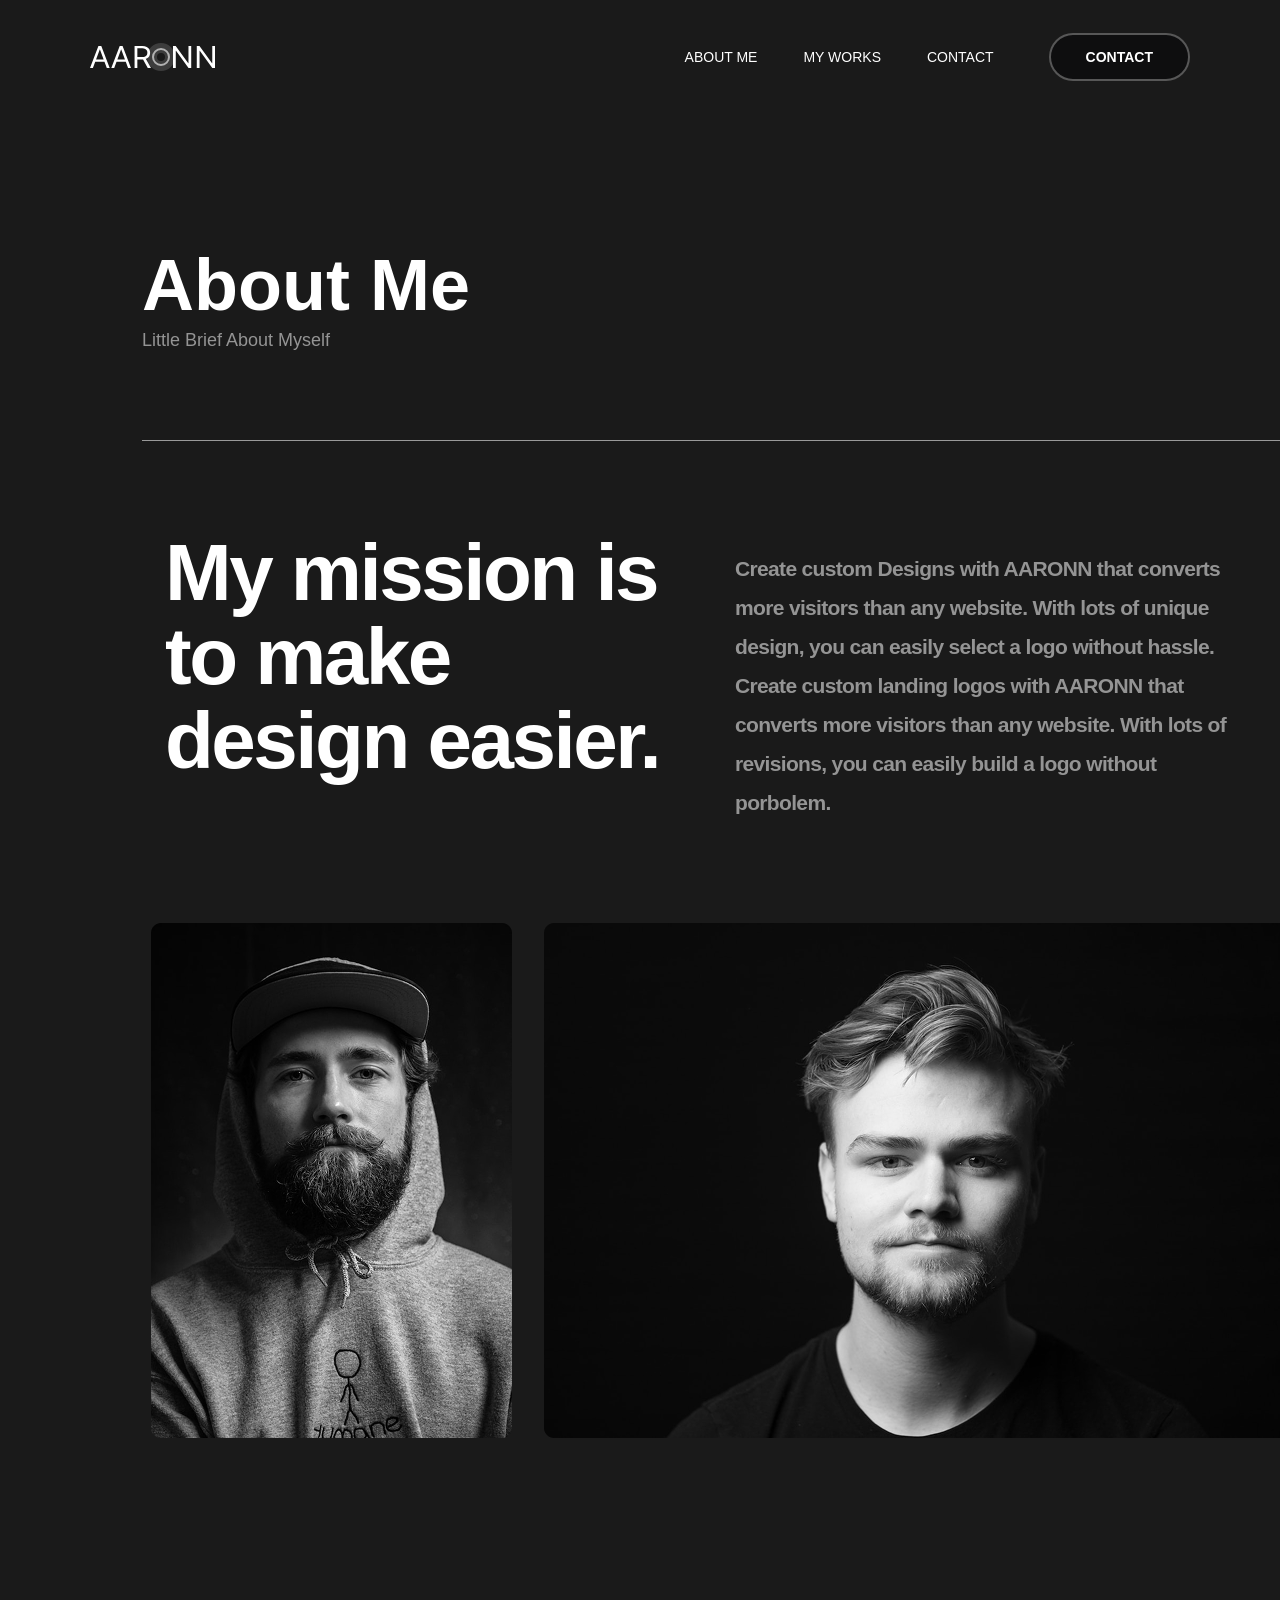
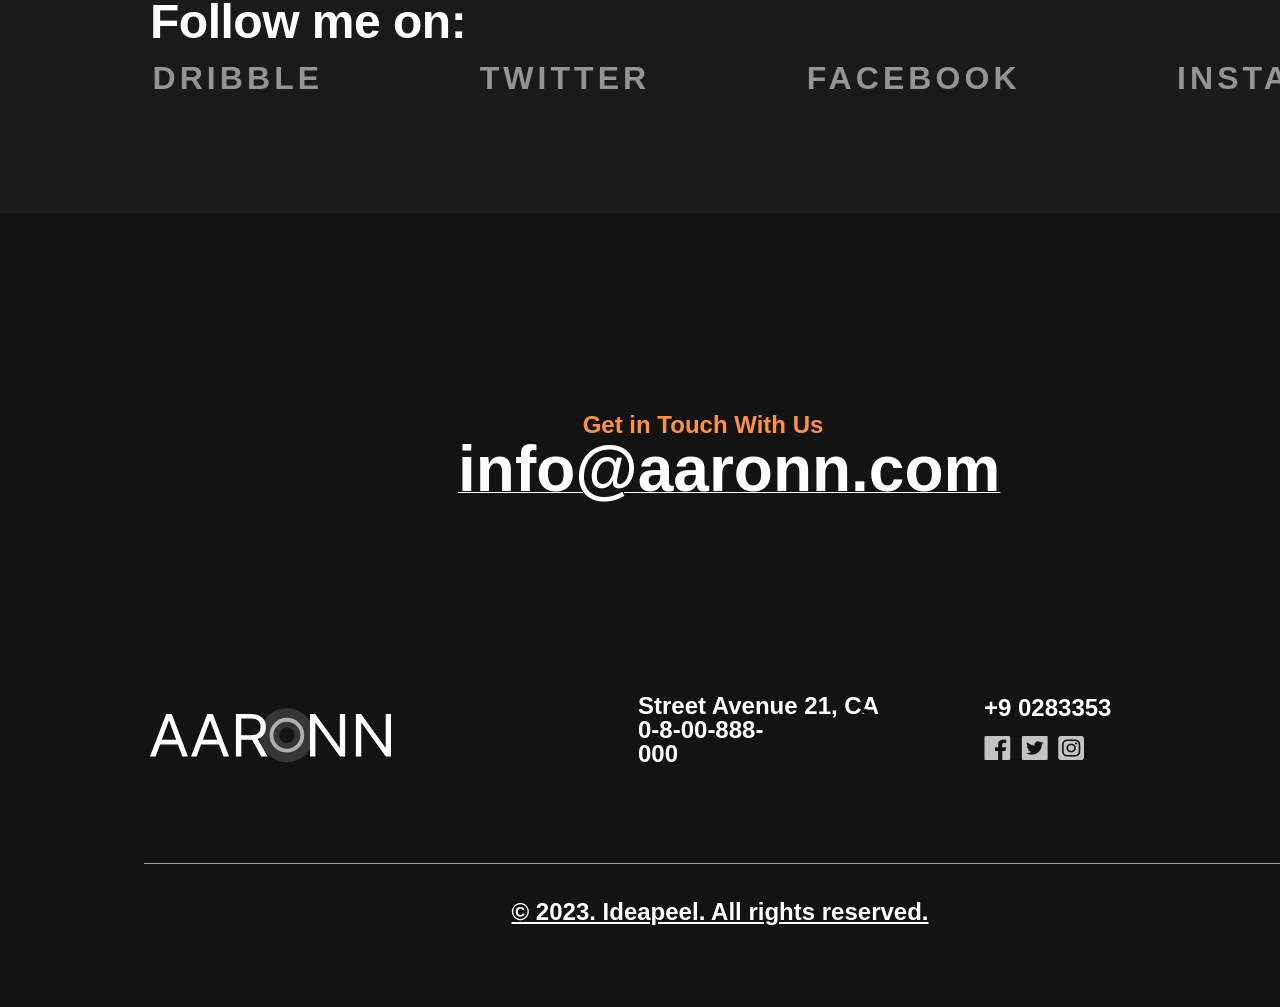
<file: 1-figmam/index-3.html>
<!DOCTYPE html>
<html lang="en">
<head>
    <meta charset="UTF-8">
    <meta name="viewport" content="width=device-width, initial-scale=1.0">
    <title>Document</title>
    <link rel="stylesheet" href="./css/main-3.css">
</head>
<body>
    <header class="header">
        <div class="header-container">
            <a href="./index.html" class="header-logo">

                <svg class="header-loga-img" width="125" height="28" viewBox="0 0 125 28" fill="none" xmlns="http://www.w3.org/2000/svg">
                    <circle cx="71" cy="14" r="9" stroke="white" stroke-opacity="0.15" stroke-width="10"/>
                    <circle opacity="0.6" cx="71" cy="14" r="8" stroke="white" stroke-width="2"/>
                    <path d="M2.91009 25H0L8.41688 3H11.2822L19.6991 25H16.789L9.93908 6.48047H9.76L2.91009 25ZM3.98459 16.4063H15.7145V18.7695H3.98459V16.4063Z" fill="white"/>
                    <path d="M24.2097 25H21.2996L29.7165 3H32.5818L40.9987 25H38.0886L31.2387 6.48047H31.0596L24.2097 25ZM25.2842 16.4063H37.0141V18.7695H25.2842V16.4063Z" fill="white"/>
                    <path d="M44.5692 25V3H52.3145C54.1053 3 55.5753 3.29362 56.7244 3.88086C57.8735 4.46094 58.7242 5.25944 59.2763 6.27637C59.8285 7.29329 60.1046 8.44987 60.1046 9.74609C60.1046 11.0423 59.8285 12.1917 59.2763 13.1943C58.7242 14.1969 57.8773 14.9847 56.7356 15.5576C55.5939 16.1234 54.1352 16.4063 52.3593 16.4063H46.0914V14H52.2697C53.4935 14 54.4784 13.8281 55.2246 13.4844C55.9782 13.1406 56.5229 12.6536 56.8587 12.0234C57.202 11.3861 57.3736 10.627 57.3736 9.74609C57.3736 8.86523 57.202 8.09538 56.8587 7.43652C56.5155 6.77767 55.967 6.26921 55.2134 5.91113C54.4598 5.5459 53.4636 5.36328 52.225 5.36328H47.345V25H44.5692ZM55.3589 15.1172L61 25H57.7765L52.225 15.1172H55.3589Z" fill="white"/>
                    <path d="M101.217 3V25H98.5246L86.0062 7.72656H85.7819V25H83V3H85.6921L98.2554 20.3164H98.4797V3H101.217Z" fill="white"/>
                    <path d="M125 3V25H122.308L109.789 7.72656H109.565V25H106.783V3H109.475L122.039 20.3164H122.263V3H125Z" fill="white"/>
                    </svg>
            </a>
                
           
            
                <ul class="nav-list">
                   
                    <li class="nav-item">

                        <a class="nav-link" href="./index-2.html">About me</a>
                    </li>
                    <li class="nav-item">

                        <a class="nav-link" href="./index-3.html">My works</a>
                    </li>
                    <li class="nav-item">

                        <a class="nav-link" href="./index-4.html">Contact</a>
                    </li>
                </ul>
                 
           <a class="header-btn" href="./index-5.html"> Contact</a>
        </div>
    </header>
    


    <section class="about">
        <div class="about-cotainer">
            <h1 class="about-h1">About Me</h1>
            <p class="about-p">Little Brief About Myself</p>
            <hr class="about-hr">
        </div>
    </section>


    <section class="mission">
        <div class="mission-container">
            <h1 class="mission-h1">My mission is to make design easier.</h1>
            <p class="mission-p">Create custom Designs with AARONN that converts more visitors than any website. With lots of unique design, you can easily select a logo without hassle. Create custom landing logos with AARONN that converts more visitors than any website. With lots of revisions, you can easily build a logo without porbolem.</p>
        </div>
        <div class="mission-img">

            <img class="mission-imgs" src="./img/Vector (3).png" alt="">
            <img class="mission-imgs-2" src="./img/Vector (4).png" alt="">
        </div>
    </section>



    <section class="follow">
        <div class="follow-container">
            <h1 class="follow-h1">Follow me on:</h1>
            <a class="follow-a" href="">Dribble</a>
            <a class="follow-a" href="">Twitter</a>
            <a class="follow-a" href=""> Facebook</a>
            <a class="follow-a" href="">Instagram</a>
        </div>
    </section>



    <footer class="touch">
        <div class="touch-container">
    
            <div class="touch-container-2">
                <h1 class="touch-h1">Get in Touch With Us</h1>
                <a class="touch-a" href="">info@aaronn.com</a>
                <div class="touchni-div">
                    
                    <div class="touchdiv">
    
                        <a href="">
                            
                            <svg class="touch-img" width="241" height="55" viewBox="0 0 241 55" fill="none" xmlns="http://www.w3.org/2000/svg">
                                <circle cx="136.888" cy="27.208" r="17.352" stroke="white" stroke-opacity="0.15" stroke-width="19.28"/>
                                <circle opacity="0.6" cx="136.888" cy="27.208" r="15.424" stroke="white" stroke-width="3.856"/>
                                <path d="M5.61066 48.416H0L16.2277 6H21.7521L37.9798 48.416H32.3692L19.1625 12.7103H18.8173L5.61066 48.416ZM7.68228 31.8472H30.2976V36.4037H7.68228V31.8472Z" fill="white"/>
                                <path d="M46.6763 48.416H41.0657L57.2934 6H62.8178L79.0455 48.416H73.4349L60.2282 12.7103H59.883L46.6763 48.416ZM48.748 31.8472H71.3632V36.4037H48.748V31.8472Z" fill="white"/>
                                <path d="M85.9294 48.416V6H100.862C104.315 6 107.149 6.5661 109.365 7.6983C111.58 8.81669 113.22 10.3562 114.285 12.3168C115.349 14.2775 115.882 16.5073 115.882 19.0065C115.882 21.5056 115.349 23.7217 114.285 25.6547C113.22 27.5877 111.587 29.1065 109.386 30.2111C107.185 31.3019 104.373 31.8472 100.949 31.8472H88.8642V27.208H100.776C103.135 27.208 105.034 26.8766 106.473 26.2139C107.926 25.5511 108.976 24.6122 109.624 23.3972C110.285 22.1683 110.616 20.7048 110.616 19.0065C110.616 17.3082 110.285 15.8239 109.624 14.5536C108.962 13.2833 107.904 12.303 106.451 11.6127C104.998 10.9085 103.078 10.5564 100.69 10.5564H91.2811V48.416H85.9294ZM106.732 29.3619L117.608 48.416H111.393L100.69 29.3619H106.732Z" fill="white"/>
                                <path d="M195.146 6V48.416H189.956L165.82 15.1128H165.388V48.416H160.024V6H165.215L189.437 39.386H189.869V6H195.146Z" fill="white"/>
                                <path d="M241 6V48.416H235.81L211.674 15.1128H211.242V48.416H205.878V6H211.069L235.291 39.386H235.723V6H241Z" fill="white"/>
                            </svg>
                        </a>
                        <p class="touch-p"> 
                            Street Avenue 21, CA <br>
                            0-8-00-888- <br>000
                    </p>
                    <div class="ul-li-div">
    
                        <ul>
                            <li>
                                <a class="touch-a2" href="">+9 0283353</a>
                            </li>
                            <div class="ul-div">
    
                                <li>
                                    <a href=""><img src="./img/Vector.png" alt=""></a>
                                </li>
                                <li>
                                    <a href=""><img src="./img/Vector (1).png" alt=""></a>
                                </li>
                                <li>
                                    <a href=""><img src="./img/Vector (2).png" alt=""></a>
                                </li>
                            </div>
                        </ul>
                        </a>
                    </div>
                    
                    </div>
                    <hr class="div-container">
                        <div class="toucha-3">
    
                            <a class="a" href="">© 2023. Ideapeel. All rights reserved. </a>
                        
                            
                        </div>
                    </div>
                </div>
            </div>
        </div>
    
    </footer>
</body>
</html>
</file>
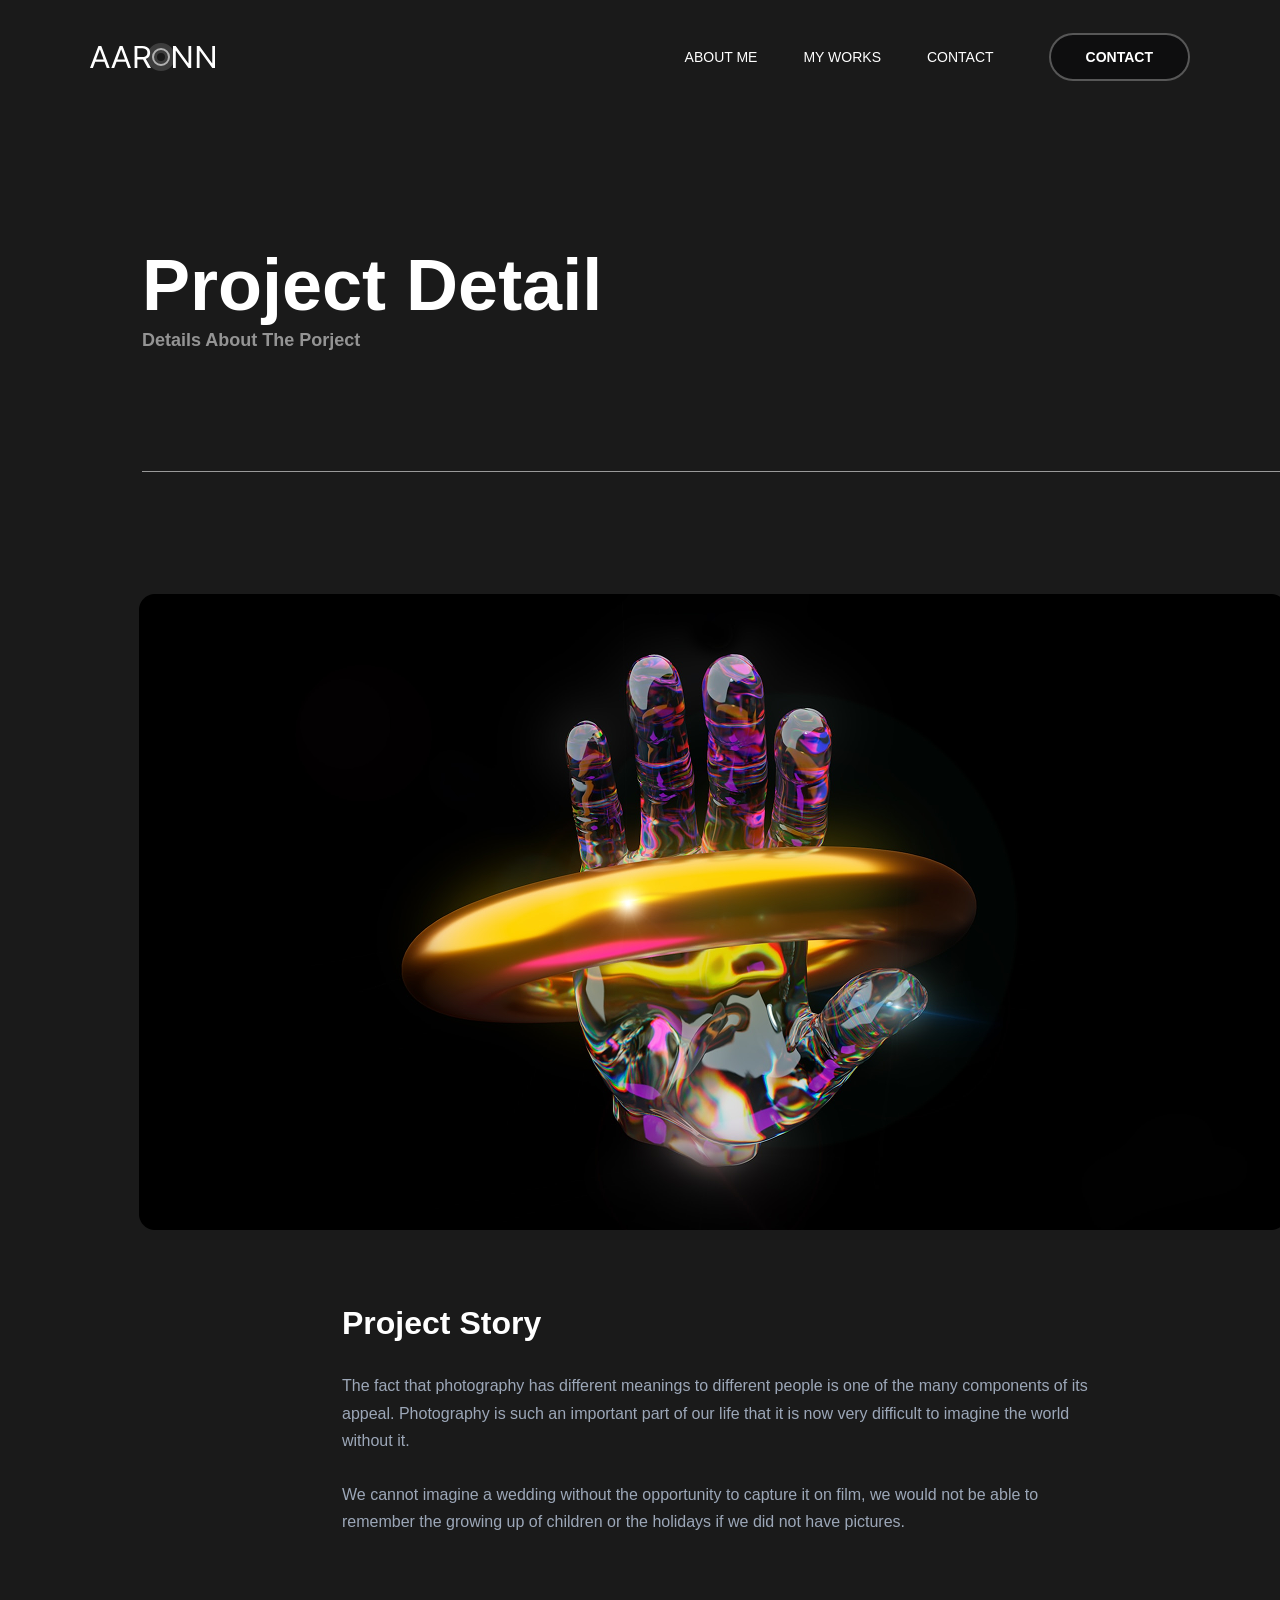
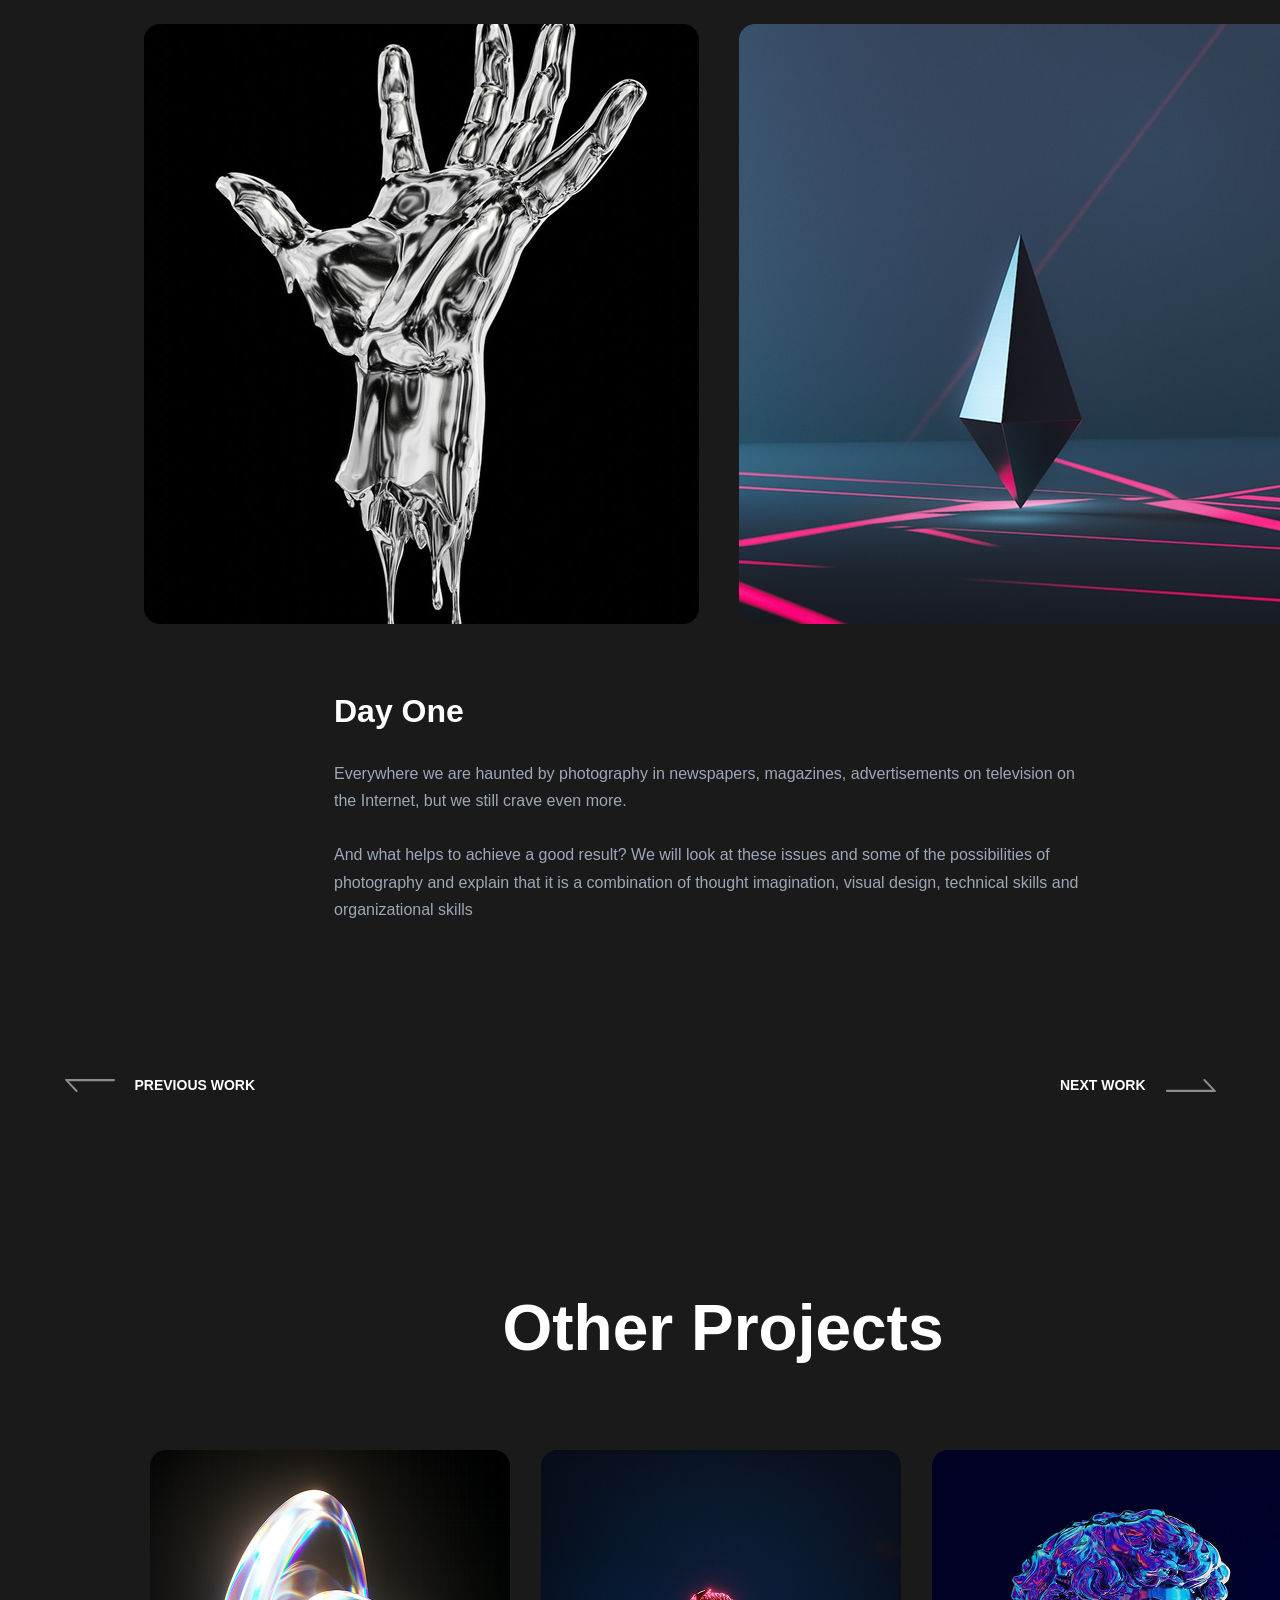
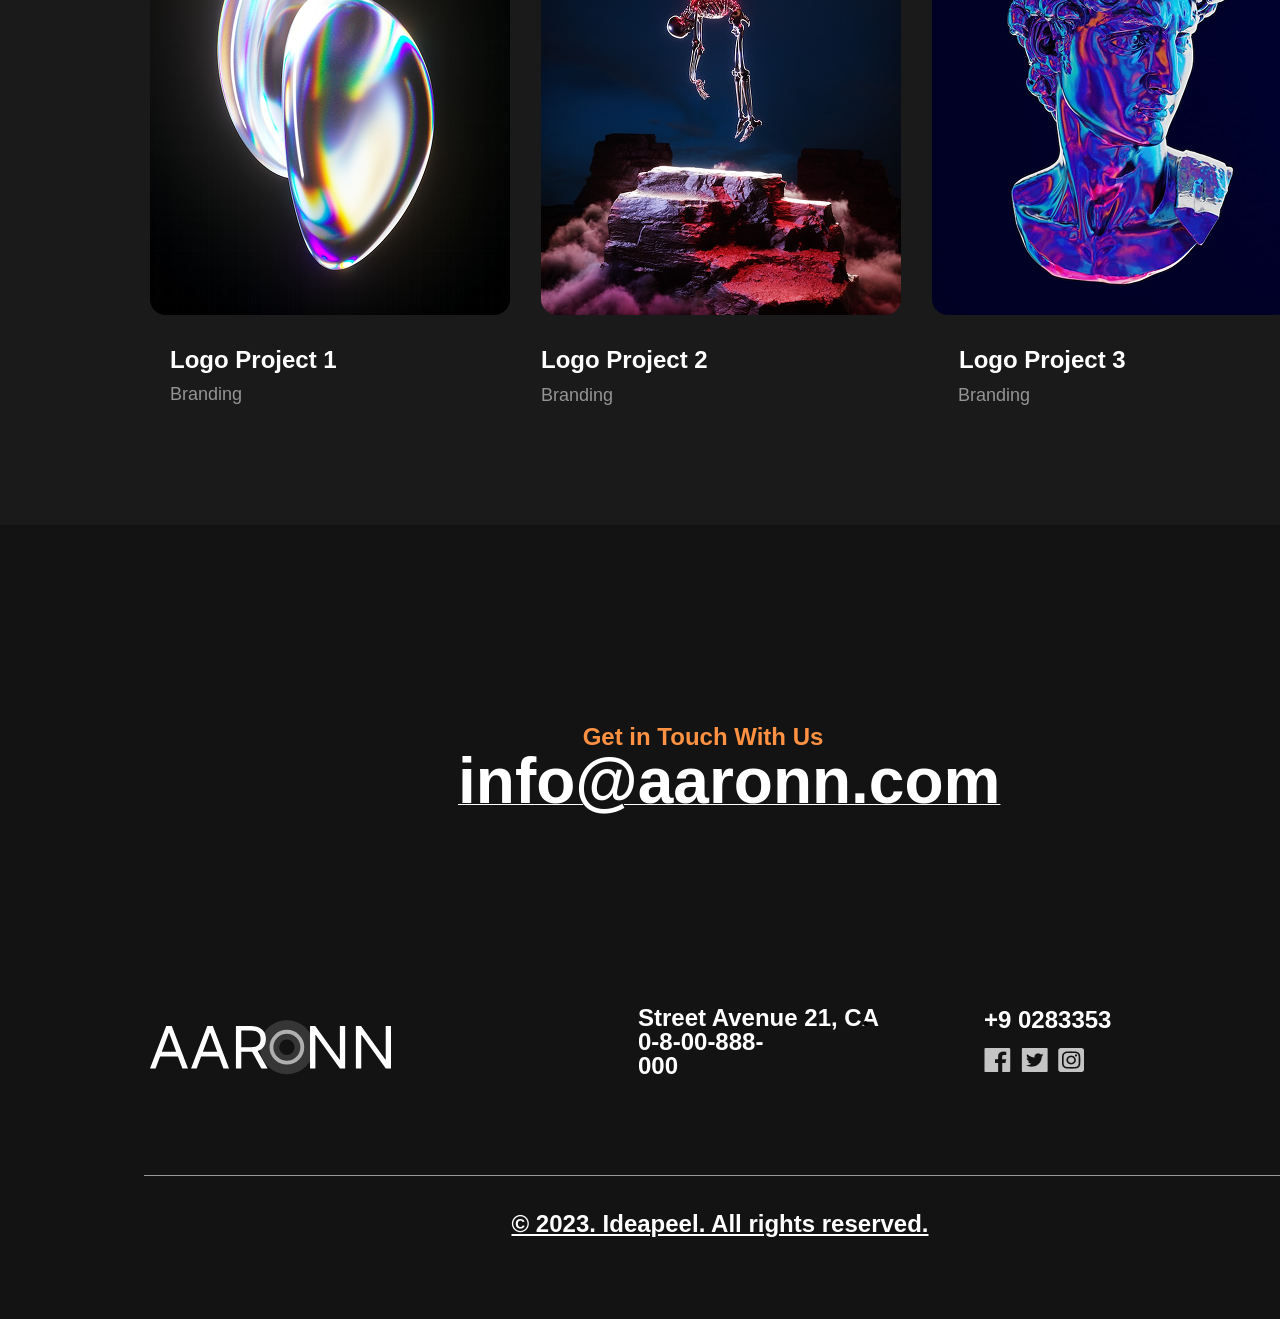
<file: 1-figmam/index-5.html>
<!DOCTYPE html>
<html lang="en">

<head>
    <meta charset="UTF-8">
    <meta name="viewport" content="width=device-width, initial-scale=1.0">
    <title>Document</title>
    <link rel="stylesheet" href="./css/main-5.css">
</head>

<body>
    <header class="header">
        <div class="header-container">
            <a href="./index.html" class="header-logo">

                <svg class="header-loga-img" width="125" height="28" viewBox="0 0 125 28" fill="none"
                    xmlns="http://www.w3.org/2000/svg">
                    <circle cx="71" cy="14" r="9" stroke="white" stroke-opacity="0.15" stroke-width="10" />
                    <circle opacity="0.6" cx="71" cy="14" r="8" stroke="white" stroke-width="2" />
                    <path
                        d="M2.91009 25H0L8.41688 3H11.2822L19.6991 25H16.789L9.93908 6.48047H9.76L2.91009 25ZM3.98459 16.4063H15.7145V18.7695H3.98459V16.4063Z"
                        fill="white" />
                    <path
                        d="M24.2097 25H21.2996L29.7165 3H32.5818L40.9987 25H38.0886L31.2387 6.48047H31.0596L24.2097 25ZM25.2842 16.4063H37.0141V18.7695H25.2842V16.4063Z"
                        fill="white" />
                    <path
                        d="M44.5692 25V3H52.3145C54.1053 3 55.5753 3.29362 56.7244 3.88086C57.8735 4.46094 58.7242 5.25944 59.2763 6.27637C59.8285 7.29329 60.1046 8.44987 60.1046 9.74609C60.1046 11.0423 59.8285 12.1917 59.2763 13.1943C58.7242 14.1969 57.8773 14.9847 56.7356 15.5576C55.5939 16.1234 54.1352 16.4063 52.3593 16.4063H46.0914V14H52.2697C53.4935 14 54.4784 13.8281 55.2246 13.4844C55.9782 13.1406 56.5229 12.6536 56.8587 12.0234C57.202 11.3861 57.3736 10.627 57.3736 9.74609C57.3736 8.86523 57.202 8.09538 56.8587 7.43652C56.5155 6.77767 55.967 6.26921 55.2134 5.91113C54.4598 5.5459 53.4636 5.36328 52.225 5.36328H47.345V25H44.5692ZM55.3589 15.1172L61 25H57.7765L52.225 15.1172H55.3589Z"
                        fill="white" />
                    <path
                        d="M101.217 3V25H98.5246L86.0062 7.72656H85.7819V25H83V3H85.6921L98.2554 20.3164H98.4797V3H101.217Z"
                        fill="white" />
                    <path
                        d="M125 3V25H122.308L109.789 7.72656H109.565V25H106.783V3H109.475L122.039 20.3164H122.263V3H125Z"
                        fill="white" />
                </svg>
            </a>



            <ul class="nav-list">

                <li class="nav-item">

                    <a class="nav-link" href="./index-2.html">About me</a>
                </li>
                <li class="nav-item">

                    <a class="nav-link" href="./index-3.html">My works</a>
                </li>
                <li class="nav-item">

                    <a class="nav-link" href="./inde-4.html">Contact</a>
                </li>
            </ul>

            <a class="header-btn" href="./index-5.html"> Contact</a>
        </div>
    </header>





    <section class="project">
        <div class="project-container">
            <h1 class="project-h1">Project Detail</h1>
            <p class="project-p">Details About The Porject</p>
            <hr class="project-hr">
        </div>
    </section>





    <section class="storiy">
        <div class="storiy -container">
            <img class="storiy-img" src="./img/Rectangle 6 (1).png" alt="">
            <h4 class="storiy-h4">Project Story</h4>
            <p class="storiy-p">The fact that photography has different meanings to different people is one of the many
                components of its appeal. Photography is such an important part of our life that it is now very
                difficult to imagine the world without it. <br><br>

                We cannot imagine a wedding without the opportunity to capture it on film, we would not be able to
                remember the growing up of children or the holidays if we did not have pictures.</p>
        </div>
    </section>




    <section class="day">
        <div class="day-conrainer">
            <img class="day-img" src="./img/Rectangle 6473.png" alt="">
            <img class="day-img-2" src="./img/Rectangle 6474.png" alt="">
            <h1 class="day-h1">Day One</h1>
            <p class="day-p">Everywhere we are haunted by photography in newspapers, magazines, advertisements on
                television on the Internet, but we still crave even more. <br><br>

                And what helps to achieve a good result? We will look at these issues and some of the possibilities of
                photography and explain that it is a combination of thought imagination, visual design, technical skills
                and organizational skills</p>
        </div>
    </section>



    <section class="work">
        <div class="work-container">
            <div class="work-container-2">

                <svg class="work-st" width="50" height="13" viewBox="0 0 50 13" fill="none"
                    xmlns="http://www.w3.org/2000/svg">
                    <path opacity="0.5" fill-rule="evenodd" clip-rule="evenodd"
                        d="M0.656006 1.33081e-07C-0.606846 2.23877e-05 0.274555 1.41676 0.656006 1.83698L10.8721 12.6848C11.2536 13.1051 11.872 13.1051 12.2535 12.6848C12.6349 12.2646 12.6349 11.5833 12.2535 11.1631L3.7048 2.15214H49.0232C49.5627 2.15214 50 1.67038 50 1.0761C50 0.481823 49.5627 6.58092e-05 49.0232 6.58092e-05H3.7048C3.7048 6.58092e-05 0.858303 -3.43187e-06 0.656006 1.33081e-07Z"
                        fill="white" />
                </svg>
                <a class="work-a" href="">Previous work</a>
            </div>
            <div class="work-container-3">

                <a class="work-a-2" href="">next work</a>
                <svg width="50" height="13" viewBox="0 0 50 13" fill="none" xmlns="http://www.w3.org/2000/svg">
                    <path opacity="0.5" fill-rule="evenodd" clip-rule="evenodd"
                        d="M49.344 13C50.6068 13 49.7254 11.5832 49.344 11.163L39.1279 0.315165C38.7464 -0.105054 38.128 -0.105054 37.7465 0.315165C37.3651 0.735383 37.3651 1.41669 37.7465 1.83691L46.2952 10.8479H0.976766C0.437313 10.8479 0 11.3296 0 11.9239C0 12.5182 0.437313 12.9999 0.976766 12.9999H46.2952C46.2952 12.9999 49.1417 13 49.344 13Z"
                        fill="white" />
                </svg>
            </div>

        </div>
        <div>

        </div>
    </section>




    <section class="Other">
        <div class="Other-container">
            <h1 class="Other-title">Other Projects</h1>
            <div class="Other-container-2">

                <div>
    
                    <img class="other-img1" src="./img/Rectangle 6475.png" alt="">
                    <h1 class="logo-1">Logo Project 1</h1>
                    <p class="logo-p1">Branding</p>
                </div>
                <div>
    
                    
                    <img class="other-img2" src="./img/Rectangle 6476.png" alt="">
                    <h1 class="logo-2">Logo Project 2</h1>
                    <p class="logo-p2">Branding</p>
                </div>
                <div>
                    <img class="other-img3" src="./img/Rectangle 6477.png" alt="">
                    <h1 class="logo-3">Logo Project 3</h1>
                    <p class="logo-p3">Branding</p>
                </div>
            </div>
        </div>
    </section>





    <footer class="touch">
        <div class="touch-container">
    
            <div class="touch-container-2">
                <h1 class="touch-h1">Get in Touch With Us</h1>
                <a class="touch-a" href="">info@aaronn.com</a>
                <div class="touchni-div">
                    
                    <div class="touchdiv">
    
                        <a href="">
                            
                            <svg class="touch-img" width="241" height="55" viewBox="0 0 241 55" fill="none" xmlns="http://www.w3.org/2000/svg">
                                <circle cx="136.888" cy="27.208" r="17.352" stroke="white" stroke-opacity="0.15" stroke-width="19.28"/>
                                <circle opacity="0.6" cx="136.888" cy="27.208" r="15.424" stroke="white" stroke-width="3.856"/>
                                <path d="M5.61066 48.416H0L16.2277 6H21.7521L37.9798 48.416H32.3692L19.1625 12.7103H18.8173L5.61066 48.416ZM7.68228 31.8472H30.2976V36.4037H7.68228V31.8472Z" fill="white"/>
                                <path d="M46.6763 48.416H41.0657L57.2934 6H62.8178L79.0455 48.416H73.4349L60.2282 12.7103H59.883L46.6763 48.416ZM48.748 31.8472H71.3632V36.4037H48.748V31.8472Z" fill="white"/>
                                <path d="M85.9294 48.416V6H100.862C104.315 6 107.149 6.5661 109.365 7.6983C111.58 8.81669 113.22 10.3562 114.285 12.3168C115.349 14.2775 115.882 16.5073 115.882 19.0065C115.882 21.5056 115.349 23.7217 114.285 25.6547C113.22 27.5877 111.587 29.1065 109.386 30.2111C107.185 31.3019 104.373 31.8472 100.949 31.8472H88.8642V27.208H100.776C103.135 27.208 105.034 26.8766 106.473 26.2139C107.926 25.5511 108.976 24.6122 109.624 23.3972C110.285 22.1683 110.616 20.7048 110.616 19.0065C110.616 17.3082 110.285 15.8239 109.624 14.5536C108.962 13.2833 107.904 12.303 106.451 11.6127C104.998 10.9085 103.078 10.5564 100.69 10.5564H91.2811V48.416H85.9294ZM106.732 29.3619L117.608 48.416H111.393L100.69 29.3619H106.732Z" fill="white"/>
                                <path d="M195.146 6V48.416H189.956L165.82 15.1128H165.388V48.416H160.024V6H165.215L189.437 39.386H189.869V6H195.146Z" fill="white"/>
                                <path d="M241 6V48.416H235.81L211.674 15.1128H211.242V48.416H205.878V6H211.069L235.291 39.386H235.723V6H241Z" fill="white"/>
                            </svg>
                        </a>
                        <p class="touch-p"> 
                            Street Avenue 21, CA <br>
                            0-8-00-888- <br>000
                    </p>
                    <div class="ul-li-div">
    
                        <ul>
                            <li>
                                <a class="touch-a2" href="">+9 0283353</a>
                            </li>
                            <div class="ul-div">
    
                                <li>
                                    <a href=""><img src="./img/Vector.png" alt=""></a>
                                </li>
                                <li>
                                    <a href=""><img src="./img/Vector (1).png" alt=""></a>
                                </li>
                                <li>
                                    <a href=""><img src="./img/Vector (2).png" alt=""></a>
                                </li>
                            </div>
                        </ul>
                        </a>
                    </div>
                    
                    </div>
                    <hr class="div-container">
                        <div class="toucha-3">
    
                            <a class="a" href="">© 2023. Ideapeel. All rights reserved. </a>
                        
                            
                        </div>
                    </div>
                </div>
            </div>
        </div>
    
    </footer>
</body>

</html>
</file>
<file: 1-figmam/css/main.css>
body {
    background-color: #1a1a1a;
}

* {
    margin: 0;
    padding: 0;
    box-sizing: border-box;
}

.header {
    background-color: #1a1a1a;
    padding-top: 33px;
    padding-bottom: 33px;
}

.header-container {
    max-width: 1380px;
    width: 1440px;
    margin-left: auto;
    margin-right: auto;
    /* padding-left: 20px;
    padding-right: 20px; */

    display: flex;
    align-items: center;
    gap: 55px;
}

.header-logo {
    margin-right: auto;
    display: flex;
}

.nav-list {
    display: flex;
    list-style: none;
    gap: 46px;
}

.nav-link {
    font-family: Rubik, sans-serif;
    font-weight: 500;
    font-size: 14px;
    line-height: 100%;
    letter-spacing: 0%;
    text-transform: uppercase;
    text-decoration: none;
    color: #FFFFFF;
}

.header-btn {
    border: 2px solid #FFFFFF4D;
    padding: 15px 35px;
    border-radius: 100px;
    font-family: Rubik, sans-serif;
    font-weight: 700;
    font-size: 14px;
    line-height: 100%;
    letter-spacing: 0%;
    text-transform: uppercase;
    text-decoration: none;
    text-transform: uppercase;
    background: #03030480;
    color: white;

}

.nav-p {
    color: #FFFFFF;
    width: 891px;
    height: 172px;
    margin-left: auto;
    margin-right: auto;
    margin-top: 275px;
    font-family: Syne, sans-serif;
    font-weight: 700;
    font-size: 72px;
    line-height: 100%;
    letter-spacing: 0%;
    text-align: center;

}

.section-container {
    font-family: Rubik, ;
    font-weight: 700;
    font-size: 13px;
    line-height: 100%;
    letter-spacing: 1.63px;
    text-align: center;
    text-transform: uppercase;


}

.section-container-btn {
    color: white;
    background: #FF9142;
    padding-top: 24px;
    padding-bottom: 26px;
    padding-left: 40px;
    padding-right: 73px;
    border-radius: 100px;
    margin-top: 93px;

}

.section-container-2 {
    display: flex;
    justify-content: space-between;
    max-width: 1440px;
    margin-right: auto;
    margin-left: auto;
    padding-left: 20px;
    padding-right: 20px;
}



.section-container-2-p {
    color: #FFFFFF;
    font-family: Syne, sans-serif;
    font-weight: 700;
    font-size: 56px;
    line-height: 100%;
    letter-spacing: 0%;
}

.section-container-2-img {
    object-fit: cover;
    max-width: 400px;
}

.section-container-2-p2 {
    color: #A8A8A8;
    max-width: 625px;
    font-family: Rubik, sans-serif;
    font-weight: 400;
    font-size: 18px;
    line-height: 154%;
    letter-spacing: 5.5%;
    margin-top: 26px;
    margin-bottom: 76px;
}

.section-container-btn {
    border: none;
}




.section-container-1 {


    font-family: Rubik;
    font-weight: 400;
    font-size: 18px;
    line-height: 154%;
    letter-spacing: 5.5%;

}

.border {
    width: 110px;
    height: 34px;
    border: 2px solid orange;
    border-radius: 100px;
    margin-top: 213px;

}

.div-btn {

    margin-left: 153px;
    margin-top: 76px;


}


.infos {
    padding-top: 120px;
    padding-bottom: 120px;
}



@media (max-width:980px) {
    .section-container-2 {
        flex-direction: column-reverse;
        gap: 30px;
    }

    .infos {
        padding-top: 60px;
        padding-bottom: 60px;
    }
}


.button {
    color: white;
    background-color: #FF9142;
    padding-top: 20px;
    padding-bottom: 20px;
    padding-left: 50px;
    padding-right: 50px;
    border-radius: 100px;
    border: none;
}

.section-div-p {
    color: white;
    margin-left: 169px;
    margin-right: 164px;
    font-family: Syne, sans-serif;
    font-weight: 700;
    font-size: 64px;
    line-height: 100%;
    letter-spacing: 0%;
    text-align: center;
    margin-top: 290px;

}

.Abdilboriy {

    border: 1px solid orange;
    border-radius: 100px;
    text-align: center;
    padding-top: 24px;
    padding-bottom: 26px;
    margin-left: 602px;
    margin-right: 596px;
    margin-top: 54px;
    animation-timing-function: ease-out;
    animation-duration: 300ms;

}

.section-div-p2 {

    animation-timing-function: ease-out;
    animation-duration: 300ms;
    text-decoration: none;
    color: white;
    font-family: sans-serif;

}

.section-3-div-img1 {
    margin-left: 147px;
    margin-top: 79px;
}

.section-3-div-img2 {
    width: 560;
    height: 768;
    top: 1902px;
    left: 734px;



}

.section-div {
    width: 1440px;
    margin-left: auto;
    margin-right: auto;
}

.Abdilboriy-2 {
    width: 1440px;
    margin-left: auto;
    margin-right: auto;
}
.section-div-p2{
    margin-right: 29px;
}

.Abdilboriy-3 {
    display: flex;
}

.Jumnazar {
    margin-left: 147px;
    margin-right: 733px;
}

.Jumnazar-div {

    margin-top: 79px;
    width: 1440px;
    margin-left: auto;
    margin-right: auto;
}

.Jumnazar-2 {
    color: white;
    margin-left: 147px;
    margin-top: 37px;
    font-family: Syne;
    font-weight: 700;
    font-size: 24px;
    line-height: 32px;
    letter-spacing: 0%;
    font-family: sans-serif;

}

.Jumnazar-3 {
    width: 46px;
}

.projects {
    background-color: #1a1a1a;
    padding-top: 145px;
    padding-bottom: 83px;

    width: 1440px;
    margin-left: auto;
    margin-right: auto;
}

.projects-container {
    min-width: 1147px;
    margin-left: auto;
    margin-right: auto;
    margin-left: 145px;
}

.projects-row {
    display: flex;
    gap: 27px;
}

.projects-col-img {
    border-radius: 16px;
    width: 100%;
    margin-bottom: 32px;
    transition: all .3s;
}

.projects-col-img:hover {
    transform: rotate(5dog);
    object-fit: cover;
}

.projects-col-title {
    font-family: Syne, sans-serif;
    font-weight: 700;
    font-style: 24px;
    line-height: 32px;
    letter-spacing: 2%;
    display: flex;
    gap: 48px;
    align-items: center;
    margin-bottom: 32px;
    color: white;
}

.line {
    width: 48px;
    height: 2px;
    background-color: #FF9142;
    display: inline-block;
}

.projects-list {
    display: flex;
    flex-direction: column;
    gap: 8px;
    list-style: none;
}

.projects-item {
    font-family: Rubik, sans-serif;
    font-weight: 400;
    font-style: 14px;
    line-height: 22px;
    letter-spacing: 0.25px;
    color: #606060;
    display: flex;
    gap: 16px;
}

.projects-type {
    color: white;
}

.projects-col-img-2 {
    width: 560px;
    height: 620px;
    object-fit: cover;
}

.projects-div {
    margin-top: 94px;
    margin-left: 145px;
}

.projects-2 {
    display: flex;
    gap: 0;
}

.projects-container-2 {
    margin-top: 94px;
    margin-left: 145px;
}

.testimonial-container {
    margin-top: 257px;
    display: flex;
    align-items: center;
    width: 1440px;
    margin-left: auto;
    margin-right: auto;
}

.testimonial-p {
    color: #949494;

}

.testimonial-list {
    color: #FFFFFF;
    font-family: Syne, sans-serif;
    font-weight: 700;
    font-size: 64px;
    line-height: 100%;
    letter-spacing: 0%;

    margin-left: 144px;
    margin-right: 672px;

}

.testimonial-p {
    margin-top: 44px;
    margin-left: 156px;
    font-family: Rubik, sans-serif;
    font-weight: 400;
    font-size: 18px;
    line-height: 100%;
    letter-spacing: 0%;
    width: 878.57px;
    height: 168.23px;
}

.testimonial-2 {
    width: 1440px;
    margin-left: auto;
    margin-right: auto;

}

.testimonial-h1 {
    font-family: Syne, sans-serif;
    font-weight: 700;
    font-size: 24px;
    line-height: 100%;
    letter-spacing: 0%;
    color: #FFFFFF;
    margin-left: 149px;

}

.touch-container {
    margin-top: 119.28px;

    padding-top: 100px;
    padding-bottom: 83px;
    width: 1440px;
    margin-left: auto;
    margin-right: auto;
    border-bottom: 83px;
}

.touch {
    background-color: #131313;

}

.touch-h1 {
    color: #FF9142;

    font-family: Syne;
    font-weight: 700;
    font-size: 24px;
    line-height: 100%;
    letter-spacing: 0%;
    text-align: center;
    margin-top: 100px;
    margin-left: 510px;
    margin-right: 544px;
}

.touch-a {
    color: #FFFFFF;
    margin-left: auto;
    margin-right: auto;
    font-family: Syne, sans-serif;
    font-weight: 700;
    font-size: 64px;
    line-height: 100%;
    letter-spacing: 0%;
    text-align: center;
    text-decoration: underline;
    text-decoration-style: solid;
    text-decoration-thickness: 0%;
    margin-left: 258px;
    margin-right: 274px;
    margin-top: 23px;
    padding-left: 200px;
    padding-right: 200px;
    border-bottom: 5px;
}

.touch-img {
    margin-top: 207px;
    margin-left: 150px;


}

.touch-p {
    margin-top: 193px;

    margin-left: 247px;
    font-family: Syne, sans-serif;
    font-weight: 700;
    font-size: 24px;
    line-height: 100%;
    letter-spacing: 0%;
    color: #FFFFFF;
}

.tauch-h1 {
    margin-top: 100px;
}

.touchdiv {
    display: flex;

}

.touch-a2 {
    color: white;
    margin-top: 195px;
    margin-left: 105px;
    font-family: Syne, sans-serif;
    font-weight: 700;
    font-size: 24px;
    line-height: 100%;
    letter-spacing: 0%;
    text-decoration: none;
    list-style: none;
}

.ul-div {
    display: flex;
    gap: 9.65px;
    list-style: none;
    margin-left: 105.5px;
    margin-top: 16px;
}

.ul-li-div {
    margin-top: 195px;
    margin-bottom: 99px;
}

.div-container {

    height: 0.5px;
    margin-left: 144px;
    margin-right: 143px;
    margin-bottom: 36px;
    border-bottom: #131313;
}

.a {
    color: white;
    font-family: Syne, sans-serif;
    font-weight: 700;
    font-size: 24px;
    line-height: 100%;
    letter-spacing: 0%;
    text-align: center;


}

.toucha-3 {
    text-align: center;

}
</file>
<file: 1-figmam/css/main-4.css>
body{
    background-color:#1a1a1a;
}
*{
    margin: 0;
    padding: 0;
    box-sizing: border-box;
}
.header {
    background-color: #1a1a1a;
    padding-top: 33px;
    padding-bottom: 33px;
}
.header-container {
    max-width: 1140px;
    margin-left: auto;
    margin-right: auto;
    padding-left: 20px;
    padding-right: 20px;
    display: flex;
    align-items: center;
    gap: 55px;
}
.header-logo {
    margin-right: auto;
    display: flex;
}

.nav-list {
    display: flex;
    list-style: none;
    gap: 46px;
}

.nav-link {
    font-family: Rubik , sans-serif;
    font-weight: 500;
    font-size: 14px;
    line-height: 100%;
    letter-spacing: 0%;
    text-transform: uppercase;
    text-decoration: none;
    color: #FFFFFF;
}
.header-btn {
    border: 2px solid #FFFFFF4D;
    padding: 15px 35px;
    border-radius: 100px;
    font-family: Rubik , sans-serif;
    font-weight: 700;
    font-size: 14px;
    line-height: 100%;
    letter-spacing: 0%;
    text-transform: uppercase;
    text-decoration: none;
    text-transform: uppercase;
    background: #03030480;
    color: white;
    
}
.contact {
}
.contact-container {
   width: 1440px; 
   margin-left: auto;
   margin-right: auto;
}
.contact-h1 {
    font-family: Syne , sans-serif;
    font-weight: 700;
    font-size: 72px;
    line-height: 100%;
    letter-spacing: 0%;
    margin-top: 231px;
    margin-left: 142px;
    color:#FFFFFF ;
}
.contact-p {
    font-family: Rubik , sans-serif;
    font-weight: 600;
    font-size: 18px;
    line-height: 100%;
    letter-spacing: 0%;
    color: #949494;
    margin-left: 142px;
    margin-top: 10px;
}
.contact-hr {
    margin-left: 142px;
    margin-right: 150px;
    border-bottom: #949494;
    margin-top: 91px;
}
.get {
}
.get-container {
    width: 1440px;
    margin-left: auto;
    margin-right: auto;
}
.get-h1 {
    width: 436px;
    font-family: Syne , sans-serif;
    font-weight: 700;
    font-size: 64px;
    line-height: 100%;
    letter-spacing: 0%;
    margin-left: 142px;
    color: #FFFFFF;
    margin-top: 153px;
}
.img {
}
.img-container {
    width: 1440px;
    margin-left: auto;
    margin-right: auto;

}
.img-img {
    margin-left: 142px;
    margin-top: 115px;
    object-fit: cover;
}
.img-a1 {
    margin-left: 281px;
    font-family: Syne , sans-serif;
    font-weight: 700;
    font-size: 24px;
    line-height: 100%;
    letter-spacing: 0%;
    text-align: center;
    color: #FFFFFF;
    text-decoration: none;
}
.img-a2 {
    font-family: Syne , sans-serif;
    font-weight: 700;
    font-size: 24px;
    line-height: 100%;
    letter-spacing: 0%;
    text-align: center;
    color: #FFFFFF;
    text-decoration: none;
}
.img-a3 {
    font-family: Syne , sans-serif;
    font-weight: 700;
    font-size: 24px;
    line-height: 100%;
    letter-spacing: 0%;
    text-align: center;
    text-decoration: underline;
    text-decoration-style: solid;
   
    color: #FFFFFF;
    
}
.img-div {
    display: flex;
    gap: 50px;
    margin-top: 100px;
    width: 1440px;
    margin-left: auto;
    margin-right: auto;
}
.touch{

    background-color: #131313;
}
.touch-container {
    margin-top: 119.28px;
  
    padding-top: 100px;
    padding-bottom: 83px;
    width: 1440px;
    margin-left: auto;
    margin-right: auto;
   border-bottom: 83px;
}
.touch-h1 {
    color:#FF9142;

    font-family: Syne , sans-serif;
    font-weight: 700;
    font-size: 24px;
    line-height: 100%;
    letter-spacing: 0%;
    text-align: center;
    margin-top: 100px;
    margin-left: 510px;
    margin-right: 544px;      
}
.touch-a {
    color:  #FFFFFF;
    margin-left: auto;
    margin-right: auto;
    font-family: Syne , sans-serif;
    font-weight: 700;
    font-size: 64px;
    line-height: 100%;
    letter-spacing: 0%;
    text-align: center;
    text-decoration: underline;
    text-decoration-style: solid;
    text-decoration-thickness: 0%;
    margin-left: 258px;
    margin-right: 274px;
    margin-top: 23px;
    padding-left: 200px;
    padding-right: 200px;
    border-bottom: 5px;
}
.touch-img{
    margin-top: 207px;
    margin-left: 150px;
    
    
}

.touch-p{
    margin-top: 193px;
    
    margin-left: 247px;
    font-family: Syne , sans-serif;
    font-weight: 700;
    font-size: 24px;
    line-height: 100%;
    letter-spacing: 0%;
    color: #FFFFFF;

}
.tauch-h1{
    margin-top: 100px;
}
.touchdiv{
    display: flex;

}
.touch-a2{
    color:white;
    margin-top: 195px;
    margin-left: 105px;
    font-family: Syne , sans-serif;
    font-weight: 700;
    font-size: 24px;
    line-height: 100%;
    letter-spacing: 0%;
    text-decoration: none;
    list-style: none;
}
.ul-div{
    display: flex; 
    gap: 9.65px; 
    list-style: none;
    margin-left: 105.5px; 
    margin-top: 16px;
}
.ul-li-div{
    margin-top: 195px;
    margin-bottom: 99px;
}
.div-container{

    height: 0.5px;
    margin-left: 144px;
    margin-right: 143px;
    margin-bottom: 36px;
    border-bottom: #131313;
}
.a{
    color: white;
    font-family: Syne , sans-serif;
    font-weight: 700;
    font-size: 24px;
    line-height: 100%;
    letter-spacing: 0%;
    text-align: center;
 

}
.toucha-3{
    text-align: center;
    
}
.form {
    padding-top: 153px;
    padding-bottom: 115px;
    background-color: #1a1a1a;
}
.form-container {
    min-width: 1148px;
    margin-left: auto;
    margin-right: auto;
    display: grid;
    grid-template-columns: 1fr 1fr;
    
}
.form-title {
    font-family:sans-serif;
    font-weight: 700;
    font-style: 64px;
    line-height: 100%;
    letter-spacing: 0%;
    color: white;
    max-width: 356px;
    margin-left: 142px;
    
    font-family: Syne , sans-serif;
font-weight: 700;
font-size: 64px;
line-height: 100%;
letter-spacing: 0%;
 
}
.form-info {
    display: grid;
    gap: 50px;
}
.form-inp::placeholder {
    color: white;
}
.form-inp {
    font-family: sans-serif;
    font-weight: 500;
    font-size: 24px;
    line-height: 24px;
    letter-spacing: 0%;
    text-transform: uppercase;
    color: white;
    opacity: 1;
    background-color: #1a1a1a;
    padding-bottom: 50px;
    outline: none;
    border: none;
    border-bottom: 1px solid #949494;
}
.form-textarea::placeholder{
    color: white;
}
.form-textarea{
    font-family: Rubik , sans-serif;
    font-weight: 500;
    font-size: 24px;
    line-height: 24px;
    letter-spacing: 0%;
    text-transform: uppercase;
    color: white;
    opacity: 1;
    background-color: #1a1a1a;
    padding-top: 50px;
    padding-bottom: 50px;
    outline: none;
    border: none;
    border-bottom: 1px solid #949494;
}
.form-textarea{
    resize: none;
}

.form-btn {
    max-width: 158px;
    background-color: #ff9142;
    padding-top: 11px;
    padding-bottom: 11px;
    font-family: Rubik , sans-serif;
    font-weight: 500;
    font-size: 24px;
    line-height: 100%;
    letter-spacing: 0%;
    text-align: center;
    text-transform: uppercase;
    color: white;
    border-radius: 100px;
}
.form-container-2 {
    width: 1440px;
    margin-left: auto;
    margin-right: auto;
}
.form-container-3 {
    margin-right: 150px;
}
</file>
<file: 1-figmam/css/main-2.css>
body{
    background-color:#1a1a1a;
}
*{
    margin: 0;
    padding: 0;
    box-sizing: border-box;
}
.header {
    background-color: #1a1a1a;
    padding-top: 33px;
    padding-bottom: 33px;
}
.header-container {
    max-width: 1146px;

    margin-left: auto;
    margin-right: auto;
    padding-left: 20px;
    padding-right: 20px;

    display: flex;
    align-items: center;
    gap: 55px;
}
.header-logo {
    margin-right: auto;
    display: flex;
}

.nav-list {
    display: flex;
    list-style: none;
    gap: 46px;
}

.nav-link {
    font-family: Rubik , sans-serif;
    font-weight: 500;
    font-size: 14px;
    line-height: 100%;
    letter-spacing: 0%;
    text-transform: uppercase;
    text-decoration: none;
    color: #FFFFFF;
}
.header-btn {
    border: 2px solid #FFFFFF4D;
    padding: 15px 35px;
    border-radius: 100px;
    font-family: Rubik , sans-serif;
    font-weight: 700;
    font-size: 14px;
    line-height: 100%;
    letter-spacing: 0%;
    text-transform: uppercase;
    text-decoration: none;
    text-transform: uppercase;
    background: #03030480;
    color: white;
}
.works {
}
.works-container {
    width: 1440px;
    margin-left: auto;
    margin-right: auto;
}
.works-h1 {
    color:#FFFFFF ;
    font-family: Syne , sans-serif;
    font-weight: 700;
    font-size: 72px;
    line-height: 100%;
    letter-spacing: 0%;
    margin-left: 142px;
    margin-top: 138px;
}
.works-p{
    font-family: Rubik , sans-serif;
    font-weight: 500;
    font-size: 18px;
    line-height: 100%;
    letter-spacing: 0%;
    color: #949494;
    margin-left: 142px;
    margin-top: 10px;
}
.hr{
    margin-top: 93px;
    margin-left: 142px;
    margin-right: 150px;
}
.blue {
}
.blue-container {

}
.blue-img {
    margin-left: 150px;
    margin-top: 101px;
    margin-bottom: 32px;
    object-fit: cover;
}
.blue-p{
    margin-left: 310.9px;
    color: #F4F7FA;
    font-family: Inter , sans-serif;
    font-weight: 700;
    font-size: 13px;
    line-height: 100%;
    letter-spacing: 1.63px;
    text-transform: uppercase;

}
.blue-h1{
    margin-left: 265px;
    font-family: Inter ,sans-serif;
    font-weight: 700;
    font-size: 24px;
    line-height: 34px;
    letter-spacing: -0.5px;
    color: #FFFFFF;
}
.west-img {
    margin-left: 30px;
    margin-top: 101px;
    margin-bottom: 32px;
    object-fit: cover;
}
.west-p {
    font-family: Inter , sans-serif;
    font-weight: 700;
    font-size: 13px;
    line-height: 100%;
    letter-spacing: 1.63px;
    margin-left: 183.34px;
    text-transform: uppercase;
    color: #F4F7FA;

}
.west-h1 {
    font-family: Inter , sans-serif;
    font-weight: 700;
    font-size: 24px;
    line-height: 34px;
    letter-spacing: -0.5px;
    margin-left: 134.11px;
    color: #F4F7FA;
}
.aqua {
}
.aqua-img {
    margin-left: 30px;
    margin-top: 101px;
    margin-bottom: 32px;
    object-fit: cover;
}
.aqua-p {
    font-family: Inter , sans-serif;
    font-weight: 700;
    font-size: 13px;
    line-height: 100%;
    letter-spacing: 1.63px;
    text-transform: uppercase;
    color: #F4F7FA;
    margin-left: 187.37px;
}
.aqua-h1 {
    font-family: Inter , sans-serif;
    font-weight: 700;
    font-size: 24px;
    line-height: 34px;
    letter-spacing: -0.5px;
    color: #FFFFFF;
    margin-left: 136.37px;
}
.blue-container-2{
    display: flex;
    width: 1440px;
    margin-left: auto;
    margin-right: auto;
}
.lime-container {
    margin-left: 150px;
    margin-top: 60px;
    margin-bottom: 32px;
    object-fit: cover;
}
.lime-p {
    margin-left: 409px;
    font-family: Inter , sans-serif;
    font-weight: 700;
    font-size: 13px;
    line-height: 100%;
    letter-spacing: 1.63px;
    color: #F4F7FA;
    

    text-transform: uppercase;

}
.lime-h1 {
    margin-left: 361.72px;
    font-family: Inter , sans-serif;
    font-weight: 700;
    font-size: 24px;
    line-height: 34px;
    letter-spacing: -0.5px;
    color: white;

}
.fuchsia {
    margin-left: 30px;
    margin-top: 60px;
    margin-bottom: 32px;
    object-fit: cover;
}
.fuchsia-p {
    font-family: Inter , sans-serif;
    font-weight: 700;
    font-size: 13px;
    line-height: 100%;
    letter-spacing: 1.63px;
    text-transform: uppercase;
    margin-left: 272.56px;
    color: #F4F7FA;
}
.fuchsia-h1 {
    font-family: Inter , sans-serif;
    font-weight: 700;
    font-size: 24px;
    line-height: 34px;
    letter-spacing: -0.5px;
    margin-left: 212.94px;
    color: white;
}
.imges{
    display: flex;
    width: 1440px;
    margin-left: auto;
    margin-right: auto;

}
.blac {
    margin-left: 150px;
    margin-top: 60px;
    margin-bottom: 32px;
    object-fit: cover;
}
.blac-p {
    margin-left: 304.2px;
    font-family: Inter , sans-serif;
    font-weight: 700;
    font-size: 13px;
    line-height: 100%;
    letter-spacing: 1.63px;
    text-transform: uppercase;
    color: #F4F7FA;

}
.blac-h1 {
    font-family: Inter , sans-serif;
    font-weight: 700;
    font-size: 24px;
    line-height: 34px;
    letter-spacing: -0.5px;
    color: #FFFFFF;
    margin-left: 263.92px;
}
.purple {
    margin-left: 30px;
    margin-top: 60px;
    margin-bottom: 32px;
    object-fit: cover;
}
.purple-p {
    font-family: Inter , sans-serif;
    font-weight: 700;
    font-size: 13px;
    line-height: 100%;
    letter-spacing: 1.63px;
    margin-left: 179.75px;
    text-transform: uppercase;
    color: #F4F7FA;
}
.purple-h1 {
    font-family: Inter , sans-serif;
    font-weight: 700;
    font-size: 24px;
    line-height: 34px;
    letter-spacing: -0.5px;
    margin-left: 119.24px;
    color: #FFFFFF;
}
.maroon {
    margin-left: 30px;
    margin-top: 60px;
    margin-bottom: 32px;
    object-fit: cover;
}
.maroon-p {
    font-family: Inter , sans-serif;
    font-weight: 700;
    font-size: 13px;
    line-height: 100%;
    letter-spacing: 1.63px;
    color: #F4F7FA;
    text-transform: uppercase;
    margin-left: 175.3px;

}
.maroon-h1 {
    font-family: Inter , sans-serif;
    font-weight: 700;
    font-size: 24px;
    line-height: 34px;
    letter-spacing: -0.5px;
    color: #FFFFFF;
    margin-left: 145.6px;
}
.imges-2{
    display: flex;
    width: 1440px;
    margin-left: auto;
    margin-right: auto;
}
.touch{

    background-color: #131313;
}
.touch-container {
    margin-top: 119.28px;
  
    padding-top: 100px;
    padding-bottom: 83px;
    width: 1440px;
    margin-left: auto;
    margin-right: auto;
   border-bottom: 83px;
}
.touch-h1 {
    color:#FF9142;

    font-family: Syne , sans-serif;
    font-weight: 700;
    font-size: 24px;
    line-height: 100%;
    letter-spacing: 0%;
    text-align: center;
    margin-top: 100px;
    margin-left: 510px;
    margin-right: 544px;      
}
.touch-a {
    color:  #FFFFFF;
    margin-left: auto;
    margin-right: auto;
    font-family: Syne , sans-serif;
    font-weight: 700;
    font-size: 64px;
    line-height: 100%;
    letter-spacing: 0%;
    text-align: center;
    text-decoration: underline;
    text-decoration-style: solid;
    text-decoration-thickness: 0%;
    margin-left: 258px;
    margin-right: 274px;
    margin-top: 23px;
    padding-left: 200px;
    padding-right: 200px;
    border-bottom: 5px;
}
.touch-img{
    margin-top: 207px;
    margin-left: 150px;
    
    
}

.touch-p{
    margin-top: 193px;
    
    margin-left: 247px;
    font-family: Syne , sans-serif;
    font-weight: 700;
    font-size: 24px;
    line-height: 100%;
    letter-spacing: 0%;
    color: #FFFFFF;
}
.tauch-h1{
    margin-top: 100px;
}
.touchdiv{
    display: flex;

}
.touch-a2{
    color:white;
    margin-top: 195px;
    margin-left: 105px;
    font-family: Syne , sans-serif;
    font-weight: 700;
    font-size: 24px;
    line-height: 100%;
    letter-spacing: 0%;
    text-decoration: none;
    list-style: none;
}
.ul-div{
    display: flex; 
    gap: 9.65px; 
    list-style: none;
    margin-left: 105.5px; 
    margin-top: 16px;
}
.ul-li-div{
    margin-top: 195px;
    margin-bottom: 99px;
}
.div-container{

    height: 0.5px;
    margin-left: 144px;
    margin-right: 143px;
    margin-bottom: 36px;
    border-bottom: #131313;
}
.a{
    color: white;
    font-family: Syne , sans-serif;
    font-weight: 700;
    font-size: 24px;
    line-height: 100%;
    letter-spacing: 0%;
    text-align: center;
 

}
.toucha-3{
    text-align: center;
    
}
.load-container-2 {
    margin-left: auto;
    margin-right: auto;
}
.load-container {
    
        
        text-align: center;
    margin-top: 82px;
    margin-bottom: 176px;
}
.load{
    color: #FF9142;
    font-family: Inter , sans-serif;
    font-weight: 700;
    font-size: 13px;
    line-height: 100%;
    letter-spacing: 1.63px;
    text-align: center;
    text-transform: uppercase;
    margin-left: 608px;
    margin-right: 608px;
    border: 1px solid #FF9142;
    padding-top: 22px;
    padding-bottom: 22px;
    padding-left: 36px;
    padding-right: 35px;
    border-radius: 100px;
    text-decoration: none;
}
</file>
<file: 1-figmam/css/main-3.css>
body{
    background-color:#1a1a1a;
}
*{
    margin: 0;
    padding: 0;
    box-sizing: border-box;
}
.header {
    background-color: #1a1a1a;
    padding-top: 33px;
    padding-bottom: 33px;
}
.header-container {
    max-width: 1140px;
    margin-left: auto;
    margin-right: auto;
    padding-left: 20px;
    padding-right: 20px;
    display: flex;
    align-items: center;
    gap: 55px;
}
.header-logo {
    margin-right: auto;
    display: flex;
}

.nav-list {
    display: flex;
    list-style: none;
    gap: 46px;
}

.nav-link {
    font-family: Rubik , sans-serif;
    font-weight: 500;
    font-size: 14px;
    line-height: 100%;
    letter-spacing: 0%;
    text-transform: uppercase;
    text-decoration: none;
    color: #FFFFFF;
}
.header-btn {
    border: 2px solid #FFFFFF4D;
    padding: 15px 35px;
    border-radius: 100px;
    font-family: Rubik , sans-serif;
    font-weight: 700;
    font-size: 14px;
    line-height: 100%;
    letter-spacing: 0%;
    text-transform: uppercase;
    text-decoration: none;
    text-transform: uppercase;
    background: #03030480;
    color: white;
    
}
.about {
}
.about-cotainer {
    width: 1440px;
    margin-left: auto;
    margin-right: auto;
}
.about-h1 {
    font-family: Syne , sans-serif;
    font-weight: 700;
    font-size: 72px;
    line-height: 100%;
    letter-spacing: 0%;
    margin-top: 135px;
    margin-left: 142px;
    color: #FFFFFF;
}
.about-p {
    font-family: Rubik , sans-serif;
    font-weight: 500;
    font-size: 18px;
    line-height: 100%;
    letter-spacing: 0%;
    color: #949494;
    margin-top: 10px;
    margin-left: 142px;
    margin-bottom: 91px;
}
.about-hr {
    margin-left: 142px;
    margin-right: 150px;
    border-bottom: #949494;
}
.mission {
}
.mission-container {
    display: flex;
    gap: 35px;
    width: 1440px;
    margin-left: auto;
    margin-right: auto;
}
.mission-h1 {
    font-family: Syne , sans-serif;
    font-weight: 700;
    font-size: 80px;
    line-height: 84px;
    letter-spacing: -2.5px;
    margin-left: 165px;
    width: 535px;
    color: #FFFFFF;
    margin-top: 90px;
}
.mission-p {
    font-family: Open Sans , sans-serif;
    font-weight: 600;
    font-size: 21px;
    line-height: 39px;
    letter-spacing: -0.66px;
    width: 495px;
    color: #949494;
    margin-top: 108px;
}   
.mission-imgs {
    margin-left: 151px;
    margin-top: 101px;
    object-fit: cover;
}
.mission-imgs-2 {
    margin-left: 28px;
    margin-top: 101px;
    object-fit: cover;
}
.mission-img{
    width: 1440px;
    margin-left: auto;
    margin-right: auto;
}
.follow {
}
.follow-container {
    width: 1440px;
    margin-left: auto;
    margin-right: auto;
}
.follow-h1 {
    font-family: Syne , sans-serif;
    font-weight: 700;
    font-size: 48px;
    line-height: 79.99px;
    letter-spacing: -0.5px;
    margin-left: 150px;
    margin-top: 140px;
    color: #FFFFFF;
}
.follow-a {
    font-family: Inter , sans-serif;
    font-weight: 700;
    font-size: 32px;
    line-height: 100%;
    letter-spacing: 4.06px;
    text-transform: uppercase;
    text-decoration: none;
    color: #949494;
    margin-left: 152.5px;
    margin-top: 24.99px;
    margin-bottom: 228.01px;
}
.touch{

    background-color: #131313;
}
.touch-container {
    margin-top: 119.28px;
  
    padding-top: 100px;
    padding-bottom: 83px;
    width: 1440px;
    margin-left: auto;
    margin-right: auto;
   border-bottom: 83px;
}
.touch-h1 {
    color:#FF9142;

    font-family: Syne , sans-serif;
    font-weight: 700;
    font-size: 24px;
    line-height: 100%;
    letter-spacing: 0%;
    text-align: center;
    margin-top: 100px;
    margin-left: 510px;
    margin-right: 544px;      
}
.touch-a {
    color:  #FFFFFF;
    margin-left: auto;
    margin-right: auto;
    font-family: Syne , sans-serif;
    font-weight: 700;
    font-size: 64px;
    line-height: 100%;
    letter-spacing: 0%;
    text-align: center;
    text-decoration: underline;
    text-decoration-style: solid;
    text-decoration-thickness: 0%;
    margin-left: 258px;
    margin-right: 274px;
    margin-top: 23px;
    padding-left: 200px;
    padding-right: 200px;
    border-bottom: 5px;
}
.touch-img{
    margin-top: 207px;
    margin-left: 150px;
    
    
}

.touch-p{
    margin-top: 193px;
    
    margin-left: 247px;
    font-family: Syne , sans-serif;
    font-weight: 700;
    font-size: 24px;
    line-height: 100%;
    letter-spacing: 0%;
    color: #FFFFFF;
}
.tauch-h1{
    margin-top: 100px;
}
.touchdiv{
    display: flex;

}
.touch-a2{
    color:white;
    margin-top: 195px;
    margin-left: 105px;
    font-family: Syne , sans-serif;
    font-weight: 700;
    font-size: 24px;
    line-height: 100%;
    letter-spacing: 0%;
    text-decoration: none;
    list-style: none;
}
.ul-div{
    display: flex; 
    gap: 9.65px; 
    list-style: none;
    margin-left: 105.5px; 
    margin-top: 16px;
}
.ul-li-div{
    margin-top: 195px;
    margin-bottom: 99px;
}
.div-container{

    height: 0.5px;
    margin-left: 144px;
    margin-right: 143px;
    margin-bottom: 36px;
    border-bottom: #131313;
}
.a{
    color: white;
    font-family: Syne , sans-serif;
    font-weight: 700;
    font-size: 24px;
    line-height: 100%;
    letter-spacing: 0%;
    text-align: center;
 

}
.toucha-3{
    text-align: center;
    
}
</file>
<file: 1-figmam/css/main-5.css>
body{
    background-color:#1a1a1a;
}
*{
    margin: 0;
    padding: 0;
    box-sizing: border-box;
}
.header {
    background-color: #1a1a1a;
    padding-top: 33px;
    padding-bottom: 33px;
}
.header-container {
    max-width: 1140px;
    margin-left: auto;
    margin-right: auto;
    padding-left: 20px;
    padding-right: 20px;
    display: flex;
    align-items: center;
    gap: 55px;
}
.header-logo {
    margin-right: auto;
    display: flex;
}

.nav-list {
    display: flex;
    list-style: none;
    gap: 46px;
}

.nav-link {
    font-family: Rubik , sans-serif;
    font-weight: 500;
    font-size: 14px;
    line-height: 100%;
    letter-spacing: 0%;
    text-transform: uppercase;
    text-decoration: none;
    color: #FFFFFF;
}
.header-btn {
    border: 2px solid #FFFFFF4D;
    padding: 15px 35px;
    border-radius: 100px;
    font-family: Rubik , sans-serif;
    font-weight: 700;
    font-size: 14px;
    line-height: 100%;
    letter-spacing: 0%;
    text-transform: uppercase;
    text-decoration: none;
    text-transform: uppercase;
    background: #03030480;
    color: white;
}
.project {
}
.project-container {
    width: 1440px;
    margin-left: auto;
    margin-right: auto;
}
.project-h1 {
    font-family: Syne , sans-serif;
    font-weight: 700;
    font-size: 72px;
    line-height: 100%;
    letter-spacing: 0%;
    margin-left: 142px;
    margin-top: 135px;
    color: #FFFFFF;
}
.project-p {
    font-family: Rubik , sans-serif;
    font-weight: 600;
    font-size: 18px;
    line-height: 100%;
    letter-spacing: 0%;
    margin-left: 142px;
    margin-top: 10px;
    color: #949494;
}
.project-hr{
    margin-top: 122px;
    margin-left: 142px;
    margin-right: 150px;
    border-bottom: #949494;
}
.storiy {
}
.-container {
    width: 1440px;
    margin-left: auto;
    margin-right: auto;
}
.storiy-img {
    margin-left: 139px;
    margin-top: 122px;
    margin-right: 153px;
    width: 1148px;
    object-fit: cover;
}
.storiy-h4{
    margin-left: 342px;
    font-family: Syne , sans-serif;
    font-weight: 700;
    font-size: 32px;
    line-height: 120%;
    letter-spacing: 0%;
    text-transform: capitalize;
    margin-top: 70px;
    color: #FFFFFF;
}
.storiy-p{
    font-family: Rubik , sans-serif;
    font-weight: 400;
    font-size: 16px;
    line-height: 170%;
    letter-spacing: 0%;
    margin-left: 342px;
    margin-top: 30px;
    margin-right: 348px;
    width: 750px;
    color: #9CA7B8;
}
.day {
}
.day-conrainer {
    width: 1440px;
    margin-left: auto;
    margin-right: auto;
}
.day-img {
    margin-left: 144px;
    margin-top: 88px;
    object-fit: cover;
}
.day-img-2{
    margin-left: 36px;
    object-fit: cover;
}
.day-h1 {
    font-family: Syne , sans-serif;
    font-weight: 700;
    font-size: 32px;
    line-height: 120%;
    letter-spacing: 0%;
    text-transform: capitalize;
    margin-left: 334px;
    margin-top: 64px;
    color: #FFFFFF;
}
.day-p {
    font-family: Rubik , sans-serif;
    font-weight: 400;
    font-size: 16px;
    line-height: 170%;
    letter-spacing: 0%;
    margin-left: 334px;
    margin-top: 30px;
    width: 750px;
    color: #9CA7B8;
}
.work {
}
.work-container {
    max-width: 1151px;
   
    margin-left: auto;
    margin-right: auto;
    margin-top: 151px;
    display: flex;
    justify-content: space-between;
}
.work-st {
}
.work-a {
    font-family: Rubik , sans-serif;
    font-weight: 600;
    font-size: 14px;
    line-height: 170%;
    letter-spacing: 0%;
    text-transform: uppercase;
    text-decoration: none;
    color: #FFFFFF;
    margin-left: 20px;
}
.work-a-2{
    font-family: Rubik , sans-serif;
    font-weight: 600;
    font-size: 14px;
    line-height: 170%;
    letter-spacing: 0%;
    text-transform: uppercase;
    text-decoration: none;
    color: #FFFFFF;
    margin-right: 20px;
}
.work-container-2{
    display: flex;
    align-items: center;
}
.work-container-3{
    display: flex;
    align-items: center;

}
.Other {

}
.Other-title {
    margin-left: 319px;
    margin-right: 313px;
    font-family: Syne , sans-serif;
    font-weight: 700;
    font-size: 64px;
    text-align: center;
    color: #FFFFFF;
    margin-top: 193px;
}
.Other-container-2 {
    display: flex;
    gap: 31px;
}
.Other-container {
    width: 1440px;
    margin-left: auto;
    margin-right: auto;
}
.other-img1 {
    margin-left: 150px;
    margin-top: 85px;
    object-fit: cover;
}
.logo-1 {
    margin-left: 170px;
    font-family: Sora , sans-serif;
    font-weight: 600;
    font-size: 24px;
    text-transform: capitalize;
    color: #FFFFFF;
    margin-top: 27px;
}
.logo-p1 {
    font-family: Rubik , sans-serif;
    font-weight: 400;
    font-size: 18px;
    margin-left: 170px;
    margin-top: 10px;
    color: #949494;
}
.other-img2 {
    margin-top: 85px;
    object-fit: cover;
}
.logo-2 {
    font-family: Sora , sans-serif;
    font-weight: 600;
    font-size: 24px;
    line-height: 120%;
    text-transform: capitalize;
    margin-top: 27px;
    color: #FFFFFF;
}
.logo-p2 {
    font-family: Rubik , sans-serif;
    font-weight: 400;
    font-size: 18px;
    margin-top: 10px;
    color: #949494;
}
.other-img3 {
    margin-top: 85px;
    object-fit: cover;
}
.logo-3 {
    font-family: Sora , sans-serif;
    font-weight: 600;
    font-size: 24px;
    line-height: 120%;
    text-transform: capitalize;
    margin-left: 27px;
    color: #FFFFFF;
    margin-top: 27px;
}
.logo-p3 {
    
    font-family: Rubik , sans-serif;
    font-weight: 400;
    font-size: 18px;
    margin-top: 10px;
    color: #949494;
    margin-left: 26px;
}

.touch-container {
    margin-top: 119.28px;
  
    padding-top: 100px;
    padding-bottom: 83px;
    width: 1440px;
    margin-left: auto;
    margin-right: auto;
    border-bottom: 83px;
}
.touch-h1 {
    color:#FF9142;
    
    font-family: Syne , sans-serif;
    font-weight: 700;
    font-size: 24px;
    line-height: 100%;
    letter-spacing: 0%;
    text-align: center;
    margin-top: 100px;
    margin-left: 510px;
    margin-right: 544px;      
}
.touch-a {
    color:  #FFFFFF;
    margin-left: auto;
    margin-right: auto;
    font-family: Syne , sans-serif;
    font-weight: 700;
    font-size: 64px;
    line-height: 100%;
    letter-spacing: 0%;
    text-align: center;
    text-decoration: underline;
    text-decoration-style: solid;
    text-decoration-thickness: 0%;
    margin-left: 258px;
    margin-right: 274px;
    margin-top: 23px;
    padding-left: 200px;
    padding-right: 200px;
    border-bottom: 5px;
}
.touch-img{
    margin-top: 207px;
    margin-left: 150px;
    
    
}

.touch-p{
    margin-top: 193px;
    
    margin-left: 247px;
    font-family: Syne , sans-serif;
    font-weight: 700;
    font-size: 24px;
    line-height: 100%;
    letter-spacing: 0%;
    color: #FFFFFF;
    
}
.tauch-h1{
    margin-top: 100px;
    
}
.touchdiv{
    display: flex;
    
}
.touch-a2{
    color:white;
    margin-top: 195px;
    margin-left: 105px;
    font-family: Syne , sans-serif;
    font-weight: 700;
    font-size: 24px;
    line-height: 100%;
    letter-spacing: 0%;
    text-decoration: none;
    list-style: none;
}
.ul-div{
    display: flex; 
    gap: 9.65px; 
    list-style: none;
    margin-left: 105.5px; 
    margin-top: 16px;
}
.ul-li-div{
    margin-top: 195px;
    margin-bottom: 99px;
}
.div-container{
    
    height: 0.5px;
    margin-left: 144px;
    margin-right: 143px;
    margin-bottom: 36px;
    border-bottom: #131313;
}
.a{
    color: white;
    font-family: Syne , sans-serif;
    font-weight: 700;
    font-size: 24px;
    line-height: 100%;
    letter-spacing: 0%;
    text-align: center;
    
    
}
.toucha-3{
    text-align: center;
    
}
.form {
    padding-top: 153px;
    padding-bottom: 115px;
    background-color: #1a1a1a;
}
.form-container {
    min-width: 1148px;
    margin-left: auto;
    margin-right: auto;
    display: grid;
    grid-template-columns: 1fr 1fr;
}
.form-title {
    font-family:sans-serif;
    font-weight: 700;
    font-style: 64px;
    line-height: 100%;
    letter-spacing: 0%;
    color: white;
    max-width: 356px;
    margin-left: 142px;
    
    font-family: Syne sans-serif;
    font-weight: 700;
    font-size: 64px;
    line-height: 100%;
    letter-spacing: 0%;
    
}
.form-info {
    display: grid;
    gap: 50px;
}
.form-inp::placeholder {
    color: white;
}
.form-inp {
    font-family: sans-serif;
    font-weight: 500;
    font-size: 24px;
    line-height: 24px;
    letter-spacing: 0%;
    text-transform: uppercase;
    color: white;
    opacity: 1;
    background-color: #1a1a1a;
    padding-bottom: 50px;
    outline: none;
    border: none;
    border-bottom: 1px solid #949494;
}
.form-textarea::placeholder{
    color: white;
}
.form-textarea{
    font-family: Rubik , sans-serif;
    font-weight: 500;
    font-size: 24px;
    line-height: 24px;
    letter-spacing: 0%;
    text-transform: uppercase;
    color: white;
    opacity: 1;
    background-color: #1a1a1a;
    padding-top: 50px;
    padding-bottom: 50px;
    outline: none;
    border: none;
    border-bottom: 1px solid #949494;
}
.form-textarea{
    resize: none;
}

.form-btn {
    max-width: 158px;
    background-color: #ff9142;
    padding-top: 11px;
    padding-bottom: 11px;
    font-family: Rubik , sans-serif;
    font-weight: 500;
    font-size: 24px;
    line-height: 100%;
    letter-spacing: 0%;
    text-align: center;
    text-transform: uppercase;
    color: white;
    border-radius: 100px;
}
.touch{
    
    background-color: #131313;
}
</file>
